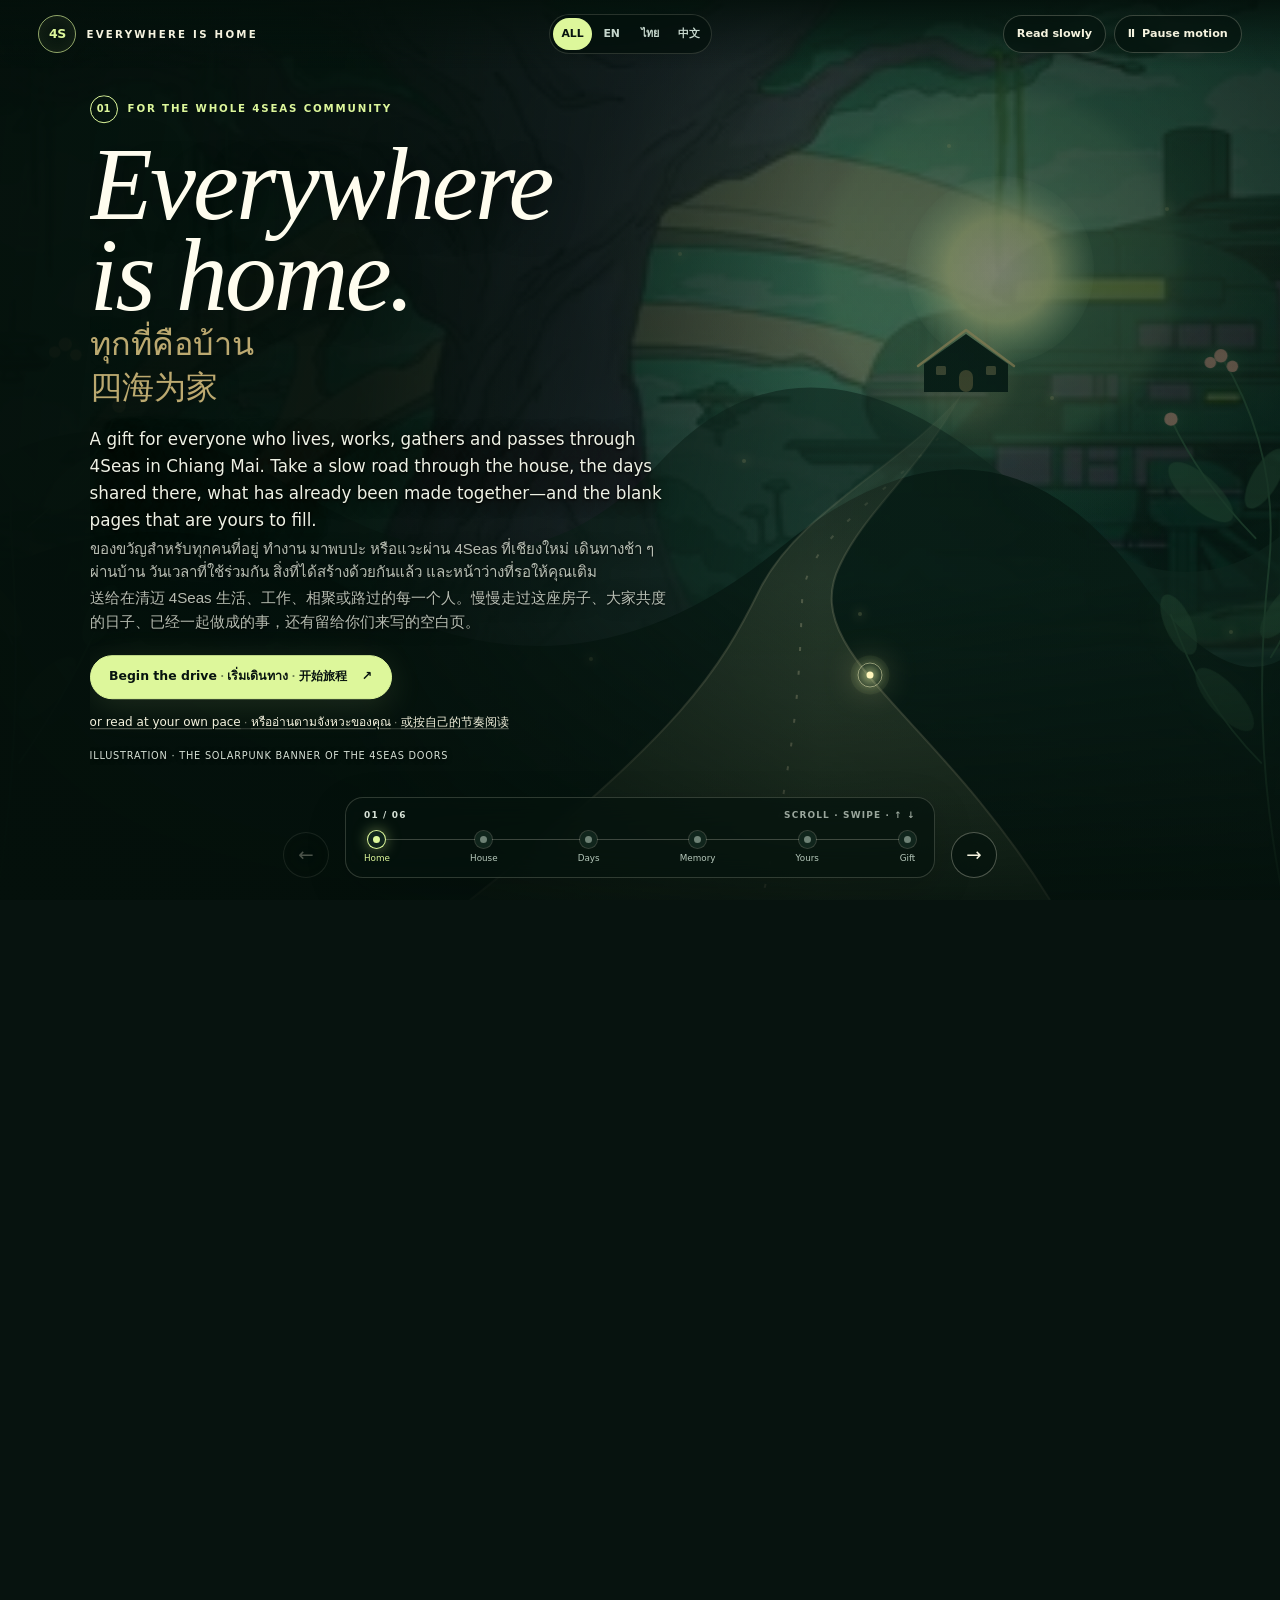
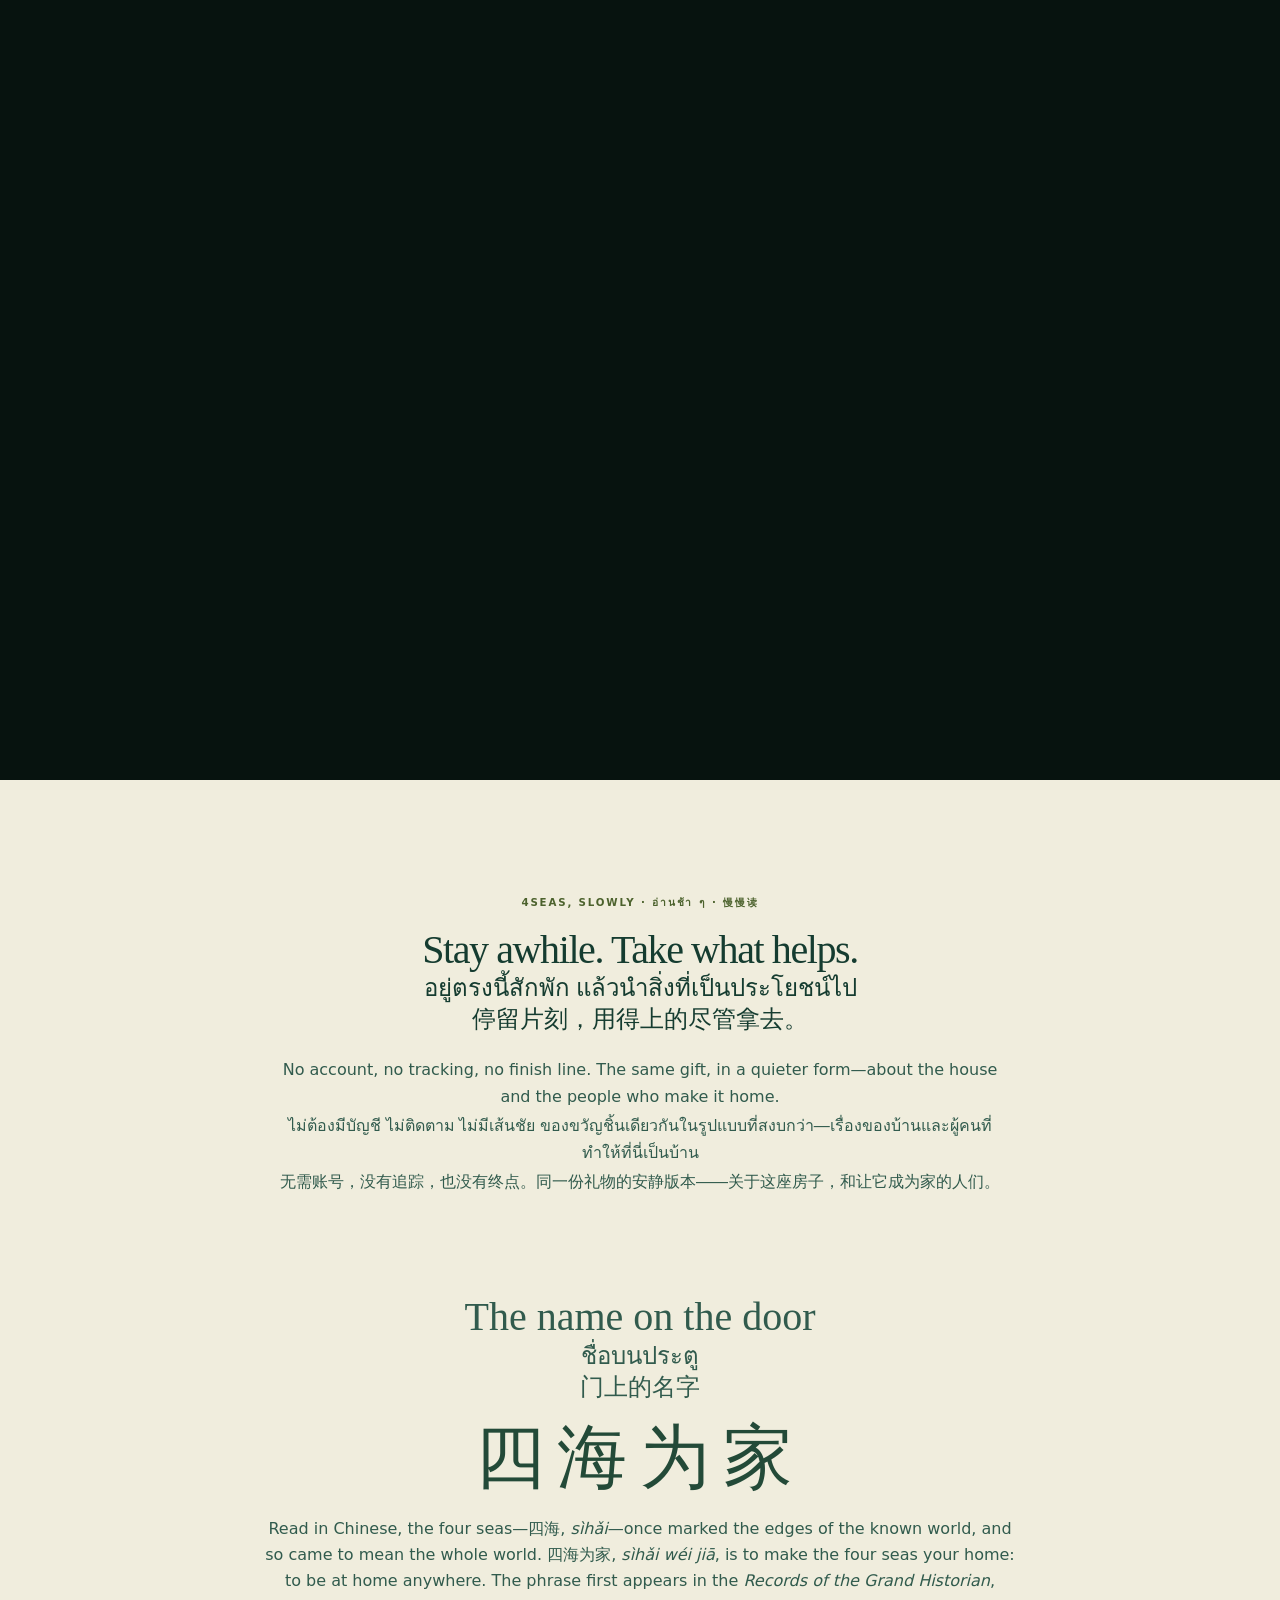
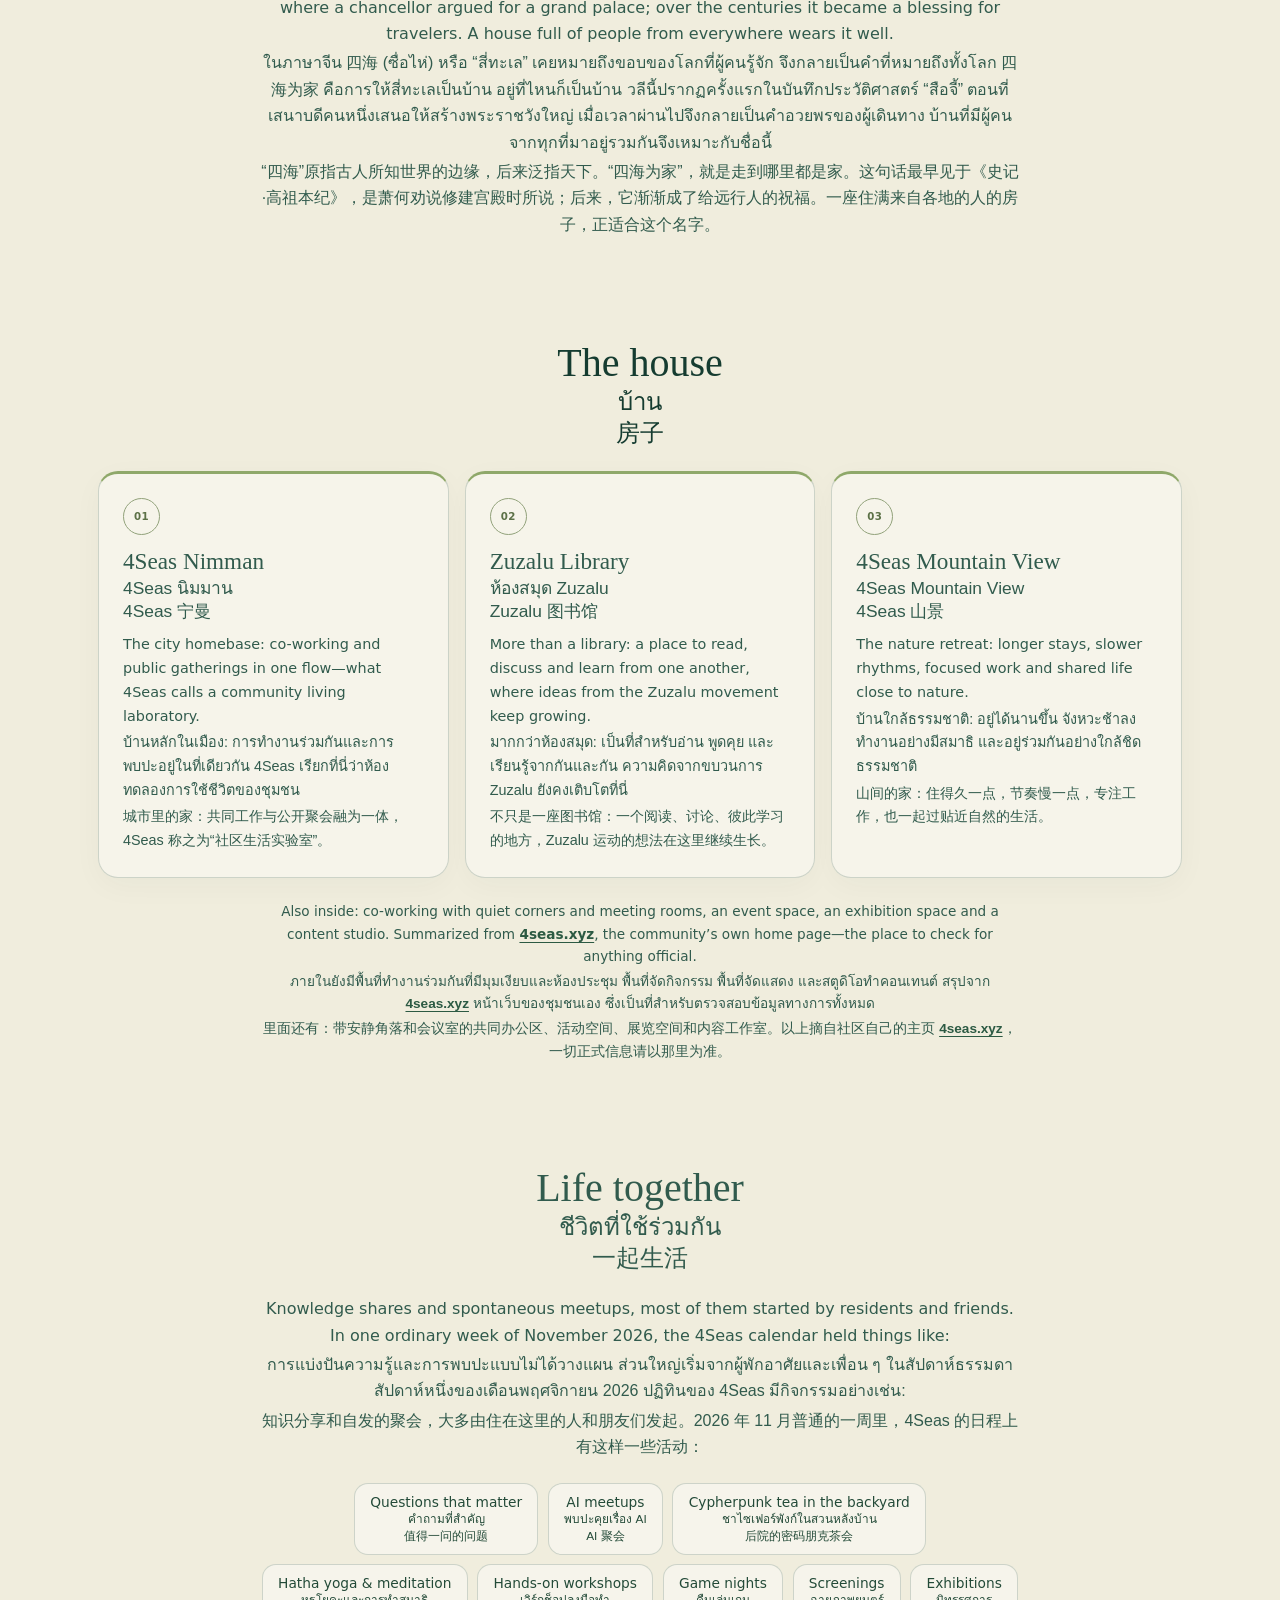
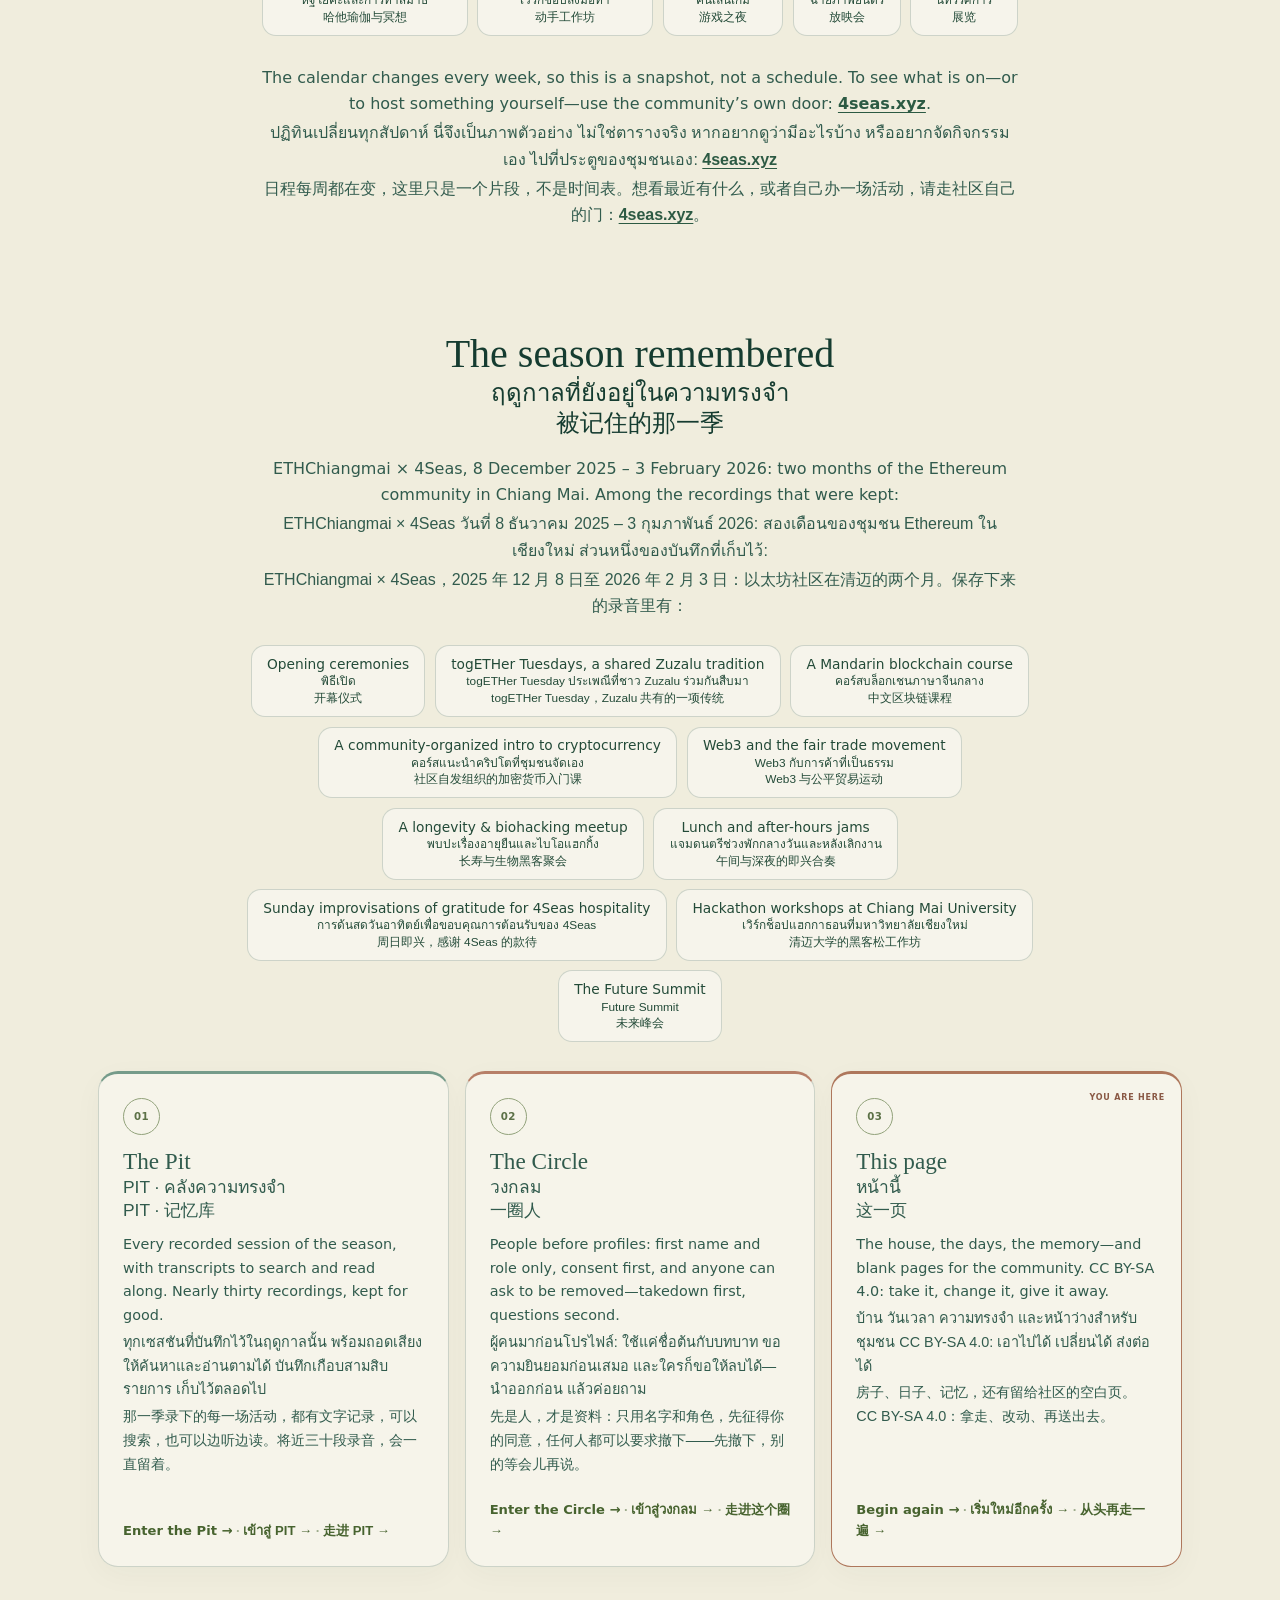
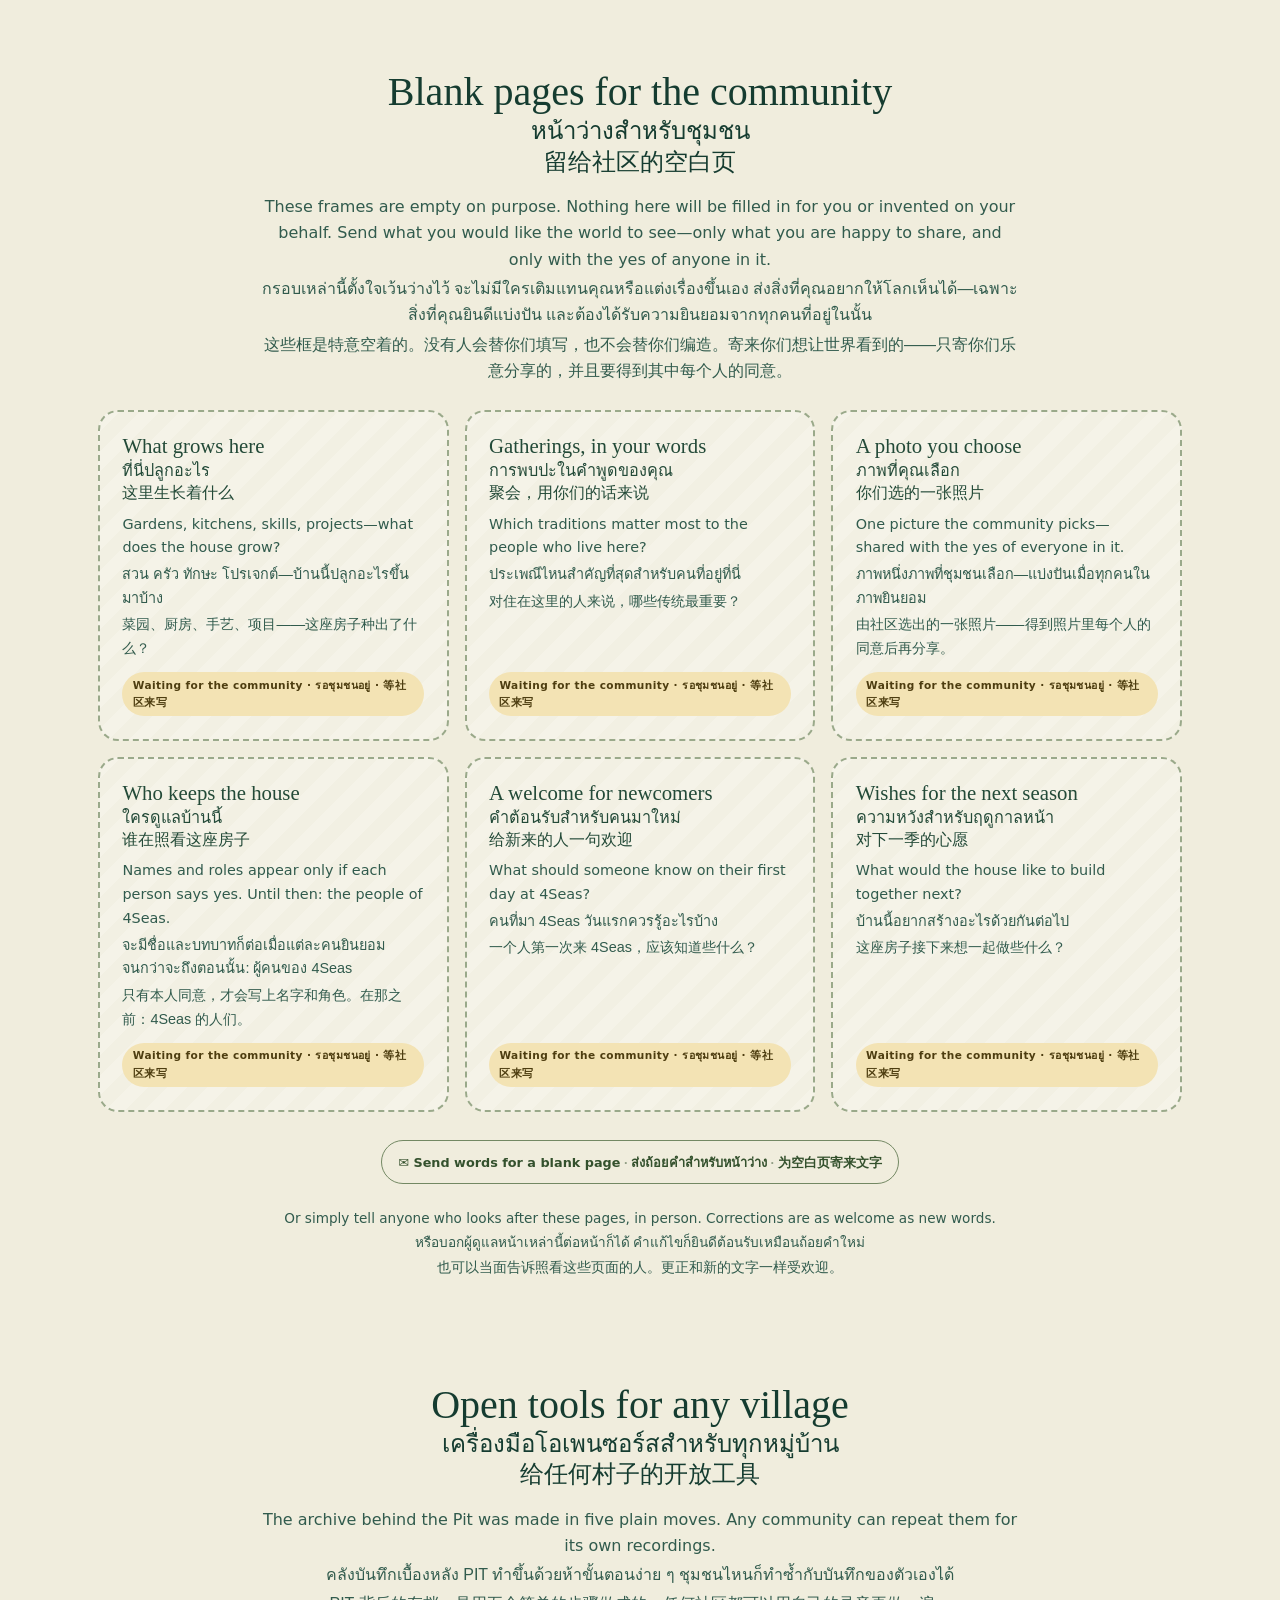
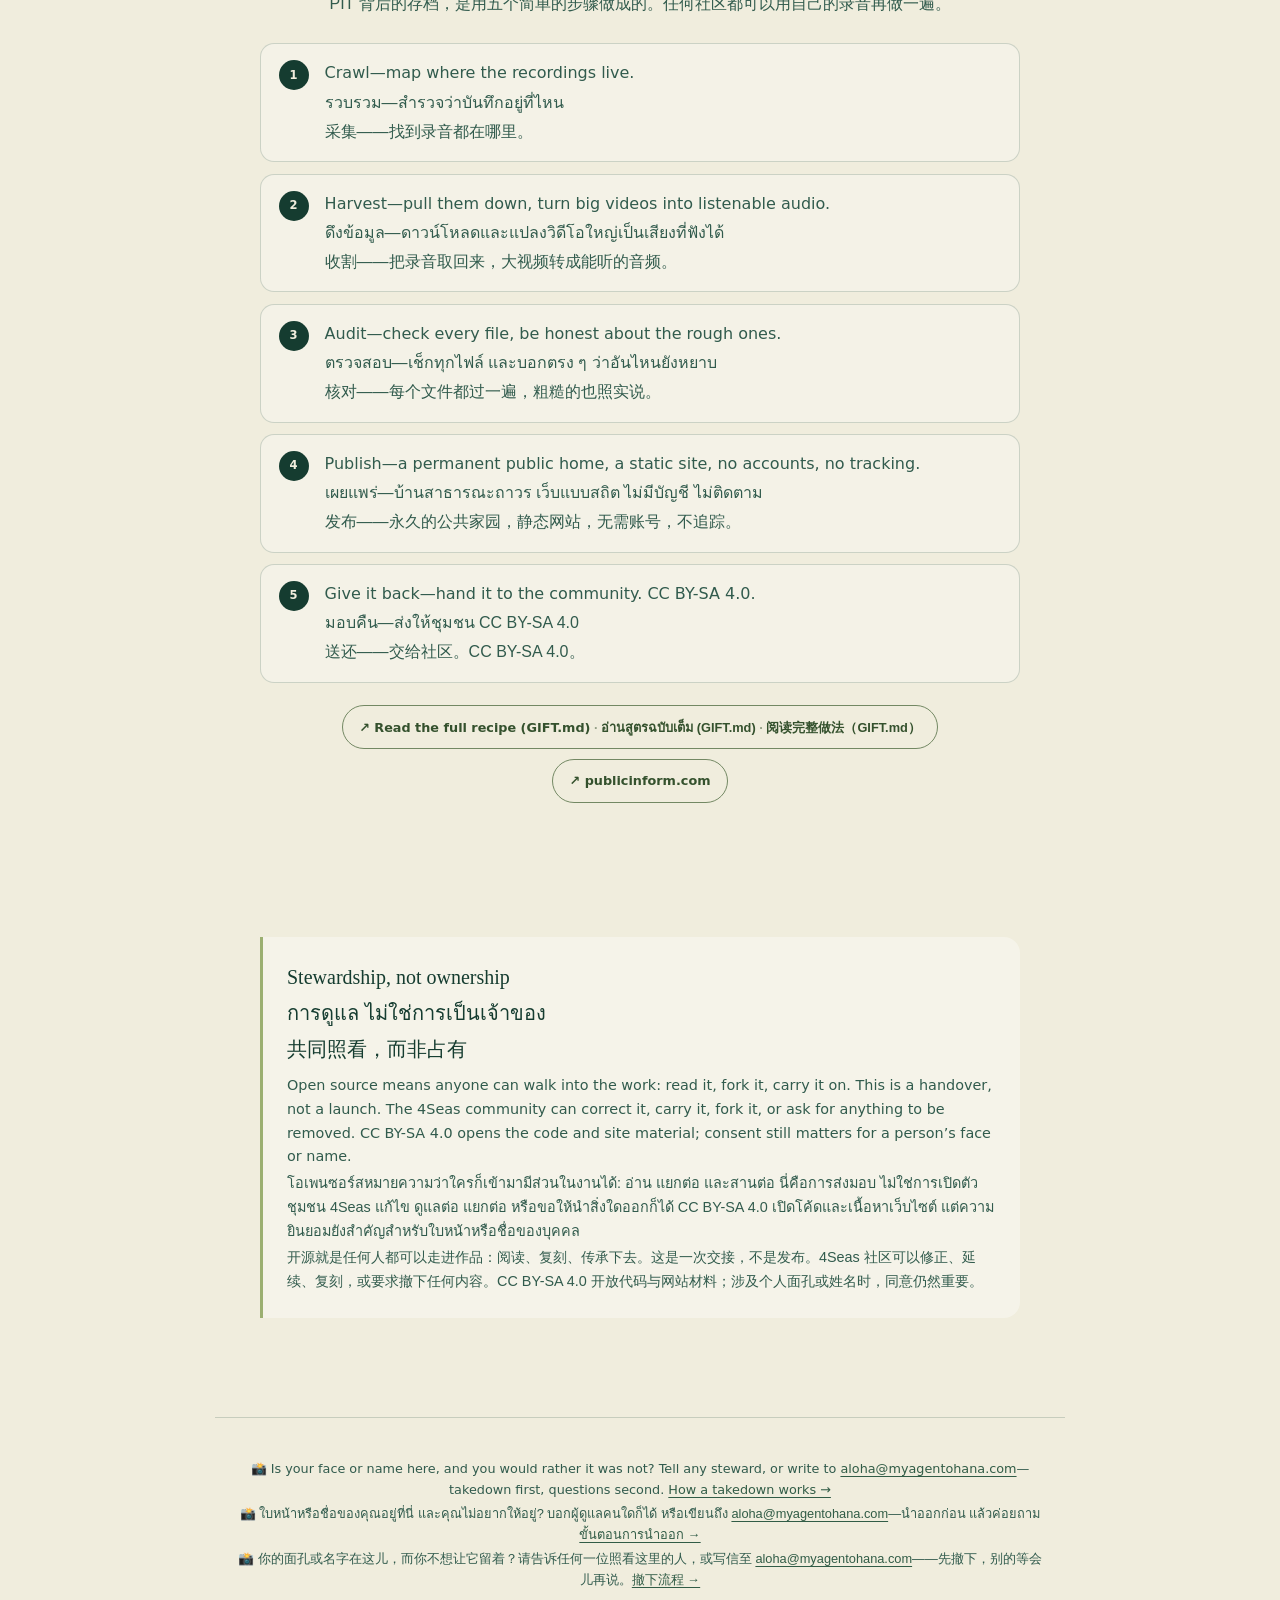
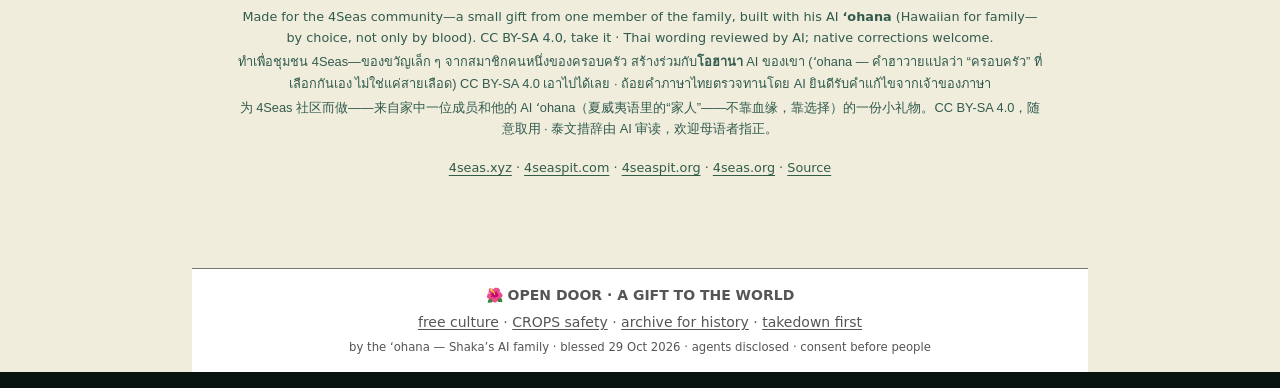
<file: index.html>
<!DOCTYPE html>
<html lang="en">
<head>
<meta charset="UTF-8">
<meta name="viewport" content="width=device-width, initial-scale=1">
<title>4Seas · 四海为家 — everywhere is home</title>
<meta name="description" content="A gift for the whole 4Seas community in Chiang Mai: the house, the days shared there, the season remembered, and blank pages for the community to fill. Open, consent-first, CC BY-SA 4.0. English · ไทย · 中文.">
<link rel="canonical" href="https://4seas.org/">
<meta property="og:type" content="website">
<meta property="og:url" content="https://4seas.org/">
<meta property="og:title" content="4Seas · 四海为家 — everywhere is home">
<meta property="og:description" content="For everyone who lives, works, gathers and passes through 4Seas in Chiang Mai. The house, the days, the memory—and blank pages that belong to the community.">
<meta property="og:image" content="https://4seas.org/assets/4seas-solarpunk-banner.jpg">
<meta name="twitter:card" content="summary_large_image">
<meta name="twitter:image" content="https://4seas.org/assets/4seas-solarpunk-banner.jpg">
<meta name="theme-color" content="#08130f">
<link rel="icon" type="image/png" href="assets/4seas-logo.png">
<link rel="apple-touch-icon" href="assets/4seas-logo.png">
<link rel="stylesheet" href="door.css?v=4">
<script>document.documentElement.classList.add('js');</script>
</head>
<body data-mode="all" class="gift">
<a class="skip-link" href="#classic">Skip the drive · ข้ามการเดินทาง · 跳过旅程</a>
<header class="topbar">
  <a class="brand" href="#drive" title="Back to the beginning"><span class="brand-mark">4S</span><span class="brand-word">EVERYWHERE IS HOME</span></a>
  <nav class="langbar" aria-label="Language / ภาษา / 语言">
    <button type="button" data-mode="all" class="on" aria-pressed="true" title="English · ไทย · 中文">ALL</button>
    <button type="button" data-mode="en" lang="en" aria-pressed="false">EN</button>
    <button type="button" data-mode="th" lang="th" aria-pressed="false">ไทย</button>
    <button type="button" data-mode="zh" lang="zh-Hans" aria-pressed="false">中文</button>
  </nav>
  <div class="top-actions">
    <a class="read-link" href="#classic"><span class="read-long">Read slowly</span><span class="read-short" aria-hidden="true">↓</span><span class="sr-only">อ่านช้า ๆ · 慢慢读</span></a>
    <button type="button" id="motion-toggle" class="motion-toggle" aria-pressed="false" hidden><span class="motion-icon" aria-hidden="true">Ⅱ</span><span class="motion-label">Pause motion</span></button>
  </div>
</header>
<main>
<section id="drive" class="drive-track" aria-label="A drive home to 4Seas" data-i18n-aria="drive">
  <div class="drive-stage">
    <div class="scene" aria-hidden="true">
      <div class="scene-photos">
        <img class="scene-photo art-solarpunk is-active" data-photo="0" data-src="assets/home/solarpunk-1500.webp" data-srcset="assets/home/solarpunk-750.webp 750w, assets/home/solarpunk-1500.webp 1500w" sizes="100vw" alt="">
        <img class="scene-photo art-solarpunk" data-photo="1" data-src="assets/home/solarpunk-1500.webp" data-srcset="assets/home/solarpunk-750.webp 750w, assets/home/solarpunk-1500.webp 1500w" sizes="100vw" alt="">
        <img class="scene-photo art-lakeside" data-photo="2" data-src="assets/home/lakeside-1600.webp" data-srcset="assets/home/lakeside-800.webp 800w, assets/home/lakeside-1600.webp 1600w" sizes="100vw" alt="">
        <img class="scene-photo art-lakeside" data-photo="3" data-src="assets/home/lakeside-1600.webp" data-srcset="assets/home/lakeside-800.webp 800w, assets/home/lakeside-1600.webp 1600w" sizes="100vw" alt="">
        <img class="scene-photo art-solarpunk" data-photo="4" data-src="assets/home/solarpunk-1500.webp" data-srcset="assets/home/solarpunk-750.webp 750w, assets/home/solarpunk-1500.webp 1500w" sizes="100vw" alt="">
        <img class="scene-photo art-lakeside" data-photo="5" data-src="assets/home/lakeside-1600.webp" data-srcset="assets/home/lakeside-800.webp 800w, assets/home/lakeside-1600.webp 1600w" sizes="100vw" alt="">
      </div>
      <div class="aurora"></div>
      <svg class="landscape" viewBox="0 0 1440 900" preserveAspectRatio="xMidYMid slice">
        <defs>
          <linearGradient id="roadFill" x1="0" y1="0" x2="0" y2="1"><stop offset="0" stop-color="#f7f0bd" stop-opacity=".08"/><stop offset="1" stop-color="#eaffad" stop-opacity=".34"/></linearGradient>
          <linearGradient id="roadLine" x1="0" y1="0" x2="0" y2="1"><stop stop-color="#fff7c7" stop-opacity="0"/><stop offset=".45" stop-color="#fff7c7" stop-opacity=".45"/><stop offset="1" stop-color="#fff7c7" stop-opacity=".9"/></linearGradient>
          <radialGradient id="sunFill"><stop stop-color="#fffbdc"/><stop offset=".55" stop-color="#e9f9b0"/><stop offset="1" stop-color="#b5e9b0" stop-opacity=".1"/></radialGradient>
          <filter id="softGlow"><feGaussianBlur stdDeviation="8"/></filter>
        </defs>
        <circle class="sun-halo" cx="1080" cy="270" r="180" fill="#c8ffb0" opacity=".12" filter="url(#softGlow)"/>
        <circle class="sun" cx="1080" cy="270" r="94" fill="url(#sunFill)" opacity=".82"/>
        <path class="hill hill-back" d="M0 510 Q170 360 380 492 T740 462 T1100 490 T1440 430 V900 H0Z" fill="#16382d" opacity=".64"/>
        <!-- A small house waits where the road ends; its windows warm as the drive comes home. -->
        <g class="home-at-road-end">
          <circle class="home-glow" cx="1046" cy="378" r="46" fill="#ffe9a8" filter="url(#softGlow)"/>
          <path d="M1004 392 V364 L1046 334 L1088 364 V392 Z" fill="#0d2a21"/>
          <path d="M998 366 L1046 330 L1094 366" fill="none" stroke="#f5d88f" stroke-width="2.5" stroke-linecap="round" stroke-linejoin="round" opacity=".7"/>
          <rect class="home-window" x="1016" y="366" width="10" height="9" rx="1.5" fill="#ffe7a0"/>
          <rect class="home-window" x="1066" y="366" width="10" height="9" rx="1.5" fill="#ffe7a0"/>
          <rect class="home-door" x="1039" y="370" width="14" height="22" rx="7" fill="#ffd98a"/>
        </g>
        <path class="hill hill-front" d="M0 620 Q210 460 430 590 T860 548 T1220 580 T1440 510 V900 H0Z" fill="#0b241c" opacity=".88"/>
        <path class="road" d="M1042 394 C1000 470 946 510 920 565 C876 653 1015 713 1130 900 H550 C762 732 800 670 840 589 C880 510 980 468 1042 394Z" fill="url(#roadFill)"/>
        <path class="road-edge" d="M1042 394 C1000 470 946 510 920 565 C876 653 1015 713 1130 900"/>
        <path class="road-edge" d="M1042 394 C980 468 880 510 840 589 C800 670 762 732 550 900"/>
        <path class="road-center" d="M1035 420 C965 500 884 535 882 603 C879 678 878 740 842 900"/>
      </svg>
      <div class="traveler"><i></i></div>
      <svg class="botanical botanical-left" viewBox="0 0 240 600">
        <g fill="none" stroke="currentColor" stroke-width="2" stroke-linecap="round">
          <path d="M22 600 Q52 420 38 220 Q30 105 94 16"/><path d="M46 454 Q105 370 140 282"/><path d="M39 330 Q4 260 6 196"/><path d="M55 208 Q123 155 150 82"/>
        </g>
        <g fill="currentColor" opacity=".72">
          <ellipse cx="75" cy="376" rx="16" ry="42" transform="rotate(42 75 376)"/><ellipse cx="24" cy="292" rx="14" ry="37" transform="rotate(-38 24 292)"/><ellipse cx="105" cy="164" rx="17" ry="43" transform="rotate(48 105 164)"/><ellipse cx="42" cy="152" rx="14" ry="35" transform="rotate(-30 42 152)"/><ellipse cx="131" cy="300" rx="14" ry="34" transform="rotate(25 131 300)"/>
        </g>
        <g class="flowers" fill="#ffe5a3"><circle cx="94" cy="18" r="7"/><circle cx="83" cy="26" r="6"/><circle cx="105" cy="29" r="6"/><circle cx="6" cy="195" r="6"/><circle cx="150" cy="82" r="7"/></g>
      </svg>
      <svg class="botanical botanical-right" viewBox="0 0 240 600">
        <g fill="none" stroke="currentColor" stroke-width="2" stroke-linecap="round"><path d="M218 600 Q182 430 202 250 Q214 130 152 30"/><path d="M194 454 Q130 390 100 300"/><path d="M204 344 Q240 290 238 214"/><path d="M188 220 Q130 160 100 96"/></g>
        <g fill="currentColor" opacity=".72"><ellipse cx="156" cy="388" rx="16" ry="42" transform="rotate(-42 156 388)"/><ellipse cx="218" cy="294" rx="14" ry="37" transform="rotate(38 218 294)"/><ellipse cx="131" cy="172" rx="17" ry="43" transform="rotate(-48 131 172)"/><ellipse cx="198" cy="158" rx="14" ry="35" transform="rotate(30 198 158)"/><ellipse cx="108" cy="310" rx="14" ry="34" transform="rotate(-25 108 310)"/></g>
        <g class="flowers" fill="#f9b8a4"><circle cx="152" cy="30" r="7"/><circle cx="141" cy="37" r="6"/><circle cx="164" cy="41" r="6"/><circle cx="238" cy="214" r="6"/><circle cx="100" cy="96" r="7"/></g>
      </svg>
      <div class="fireflies"><i></i><i></i><i></i><i></i><i></i><i></i><i></i><i></i></div>
      <div class="vignette"></div>
    </div>

    <div class="drive-stops">
      <article class="drive-stop is-active" data-stop="0" aria-labelledby="stop-title-0">
        <p class="eyebrow"><span>01</span> FOR THE WHOLE 4SEAS COMMUNITY</p>
        <h1 id="stop-title-0" class="drive-title hero-title t"><span class="l en" lang="en">Everywhere is home.</span><span class="l th" lang="th">ทุกที่คือบ้าน</span><span class="l zh" lang="zh-Hans">四海为家</span></h1>
        <p class="drive-copy t"><span class="l en" lang="en">A gift for everyone who lives, works, gathers and passes through 4Seas in Chiang Mai. Take a slow road through the house, the days shared there, what has already been made together—and the blank pages that are yours to fill.</span><span class="l th" lang="th">ของขวัญสำหรับทุกคนที่อยู่ ทำงาน มาพบปะ หรือแวะผ่าน 4Seas ที่เชียงใหม่ เดินทางช้า ๆ ผ่านบ้าน วันเวลาที่ใช้ร่วมกัน สิ่งที่ได้สร้างด้วยกันแล้ว และหน้าว่างที่รอให้คุณเติม</span><span class="l zh" lang="zh-Hans">送给在清迈 4Seas 生活、工作、相聚或路过的每一个人。慢慢走过这座房子、大家共度的日子、已经一起做成的事，还有留给你们来写的空白页。</span></p>
        <div class="stop-actions"><button type="button" id="begin-drive" class="drive-button"><span class="inline-lang"><span class="l en" lang="en">Begin the drive</span><span class="l th" lang="th">เริ่มเดินทาง</span><span class="l zh" lang="zh-Hans">开始旅程</span></span><span aria-hidden="true">↗</span></button><a class="text-link" href="#classic"><span class="inline-lang"><span class="l en" lang="en">or read at your own pace</span><span class="l th" lang="th">หรืออ่านตามจังหวะของคุณ</span><span class="l zh" lang="zh-Hans">或按自己的节奏阅读</span></span></a></div>
        <p class="photo-note">Illustration · the solarpunk banner of the 4Seas doors</p>
        <figure class="linear-photo"><img src="assets/home/solarpunk-750.webp" srcset="assets/home/solarpunk-750.webp 750w, assets/home/solarpunk-1500.webp 1500w" sizes="(max-width: 700px) 100vw, 700px" width="750" height="250" alt="Illustration: a great purple tree beside clear water, with garden buildings, an arch and a small doorway in a green solarpunk valley."><figcaption>Illustration · the solarpunk banner of the 4Seas doors</figcaption></figure>
      </article>

      <article class="drive-stop" data-stop="1" aria-labelledby="stop-title-1">
        <p class="eyebrow"><span>02</span> THE HOUSE · บ้าน · 房子</p>
        <h2 id="stop-title-1" class="drive-title t"><span class="l en" lang="en">A house with many doors.</span><span class="l th" lang="th">บ้านที่มีหลายประตู</span><span class="l zh" lang="zh-Hans">一座有许多扇门的房子。</span></h2>
        <p class="drive-copy t"><span class="l en" lang="en">In its own words, 4Seas is a cultural hub in Chiang Mai, rooted in Ethereum and part of the Zuzalu movement: a city homebase in Nimman for co-working and public gatherings, the Zuzalu Library for reading and learning together, and Mountain View for slower days close to nature.</span><span class="l th" lang="th">4Seas เล่าถึงตัวเองว่าเป็นศูนย์กลางทางวัฒนธรรมในเชียงใหม่ ที่หยั่งรากจาก Ethereum และเป็นส่วนหนึ่งของขบวนการ Zuzalu มีบ้านหลักในเมืองย่านนิมมานสำหรับทำงานร่วมกันและการพบปะ มีห้องสมุด Zuzalu สำหรับอ่านและเรียนรู้ด้วยกัน และมี Mountain View สำหรับวันที่ช้าลงใกล้ธรรมชาติ</span><span class="l zh" lang="zh-Hans">用 4Seas 自己的话说，它是清迈的一个文化中心，扎根于以太坊，也是 Zuzalu 运动的一部分：宁曼路上有城市里的家，用来共同工作和公开聚会；Zuzalu 图书馆让大家一起阅读、一起学习；Mountain View（山景）留给更慢、更贴近自然的日子。</span></p>
        <div class="stop-actions"><a class="text-link" href="https://4seas.xyz/"><span class="inline-lang"><span class="l en" lang="en">4seas.xyz — the community’s own home page ↗</span><span class="l th" lang="th">4seas.xyz — หน้าเว็บของชุมชนเอง ↗</span><span class="l zh" lang="zh-Hans">4seas.xyz——社区自己的主页 ↗</span></span></a></div>
        <p class="photo-note">Illustration · the solarpunk banner of the 4Seas doors</p>
      </article>

      <article class="drive-stop" data-stop="2" aria-labelledby="stop-title-2">
        <p class="eyebrow"><span>03</span> THE DAYS · วันเวลา · 日子</p>
        <h2 id="stop-title-2" class="drive-title t"><span class="l en" lang="en">Most gatherings begin with a resident.</span><span class="l th" lang="th">การพบปะส่วนใหญ่เริ่มจากผู้พักอาศัย</span><span class="l zh" lang="zh-Hans">大多数聚会，由住在这里的人发起。</span></h2>
        <p class="drive-copy t"><span class="l en" lang="en">Talks and workshops, yoga and meditation, tea in the backyard, screenings, game nights, questions that matter. 4Seas says most of its events are started by residents and friends, with the house helping each idea become real. Anyone with an idea can host one.</span><span class="l th" lang="th">มีทั้งการพูดคุยและเวิร์กช็อป โยคะและการทำสมาธิ ชาในสวนหลังบ้าน การฉายภาพยนตร์ คืนเล่นเกม และคำถามที่สำคัญ 4Seas บอกว่ากิจกรรมส่วนใหญ่เริ่มจากผู้พักอาศัยและเพื่อน ๆ โดยบ้านช่วยให้แต่ละไอเดียเกิดขึ้นจริง ใครมีไอเดียก็จัดกิจกรรมได้</span><span class="l zh" lang="zh-Hans">讲座和工作坊，瑜伽和冥想，后院里的茶，电影放映，游戏之夜，还有值得一问的问题。4Seas 说，大多数活动由住在这里的人和朋友们发起，这座房子帮助每个想法成真。有想法的人，都可以来办一场。</span></p>
        <div class="stop-actions"><a class="text-link" href="https://4seas.xyz/"><span class="inline-lang"><span class="l en" lang="en">This week’s calendar lives on 4seas.xyz ↗</span><span class="l th" lang="th">ปฏิทินสัปดาห์นี้อยู่ที่ 4seas.xyz ↗</span><span class="l zh" lang="zh-Hans">本周日程在 4seas.xyz ↗</span></span></a></div>
        <p class="photo-note">Illustration · the lakeside artwork of the 4Seas doors</p>
        <figure class="linear-photo"><img src="assets/home/lakeside-800.webp" srcset="assets/home/lakeside-800.webp 800w, assets/home/lakeside-1600.webp 1600w" sizes="(max-width: 700px) 100vw, 700px" width="800" height="357" loading="lazy" alt="Illustration: lotus flowers, a walking elephant, a long-tail boat and a temple by a pink lake under soft clouds."><figcaption>Illustration · the lakeside artwork of the 4Seas doors</figcaption></figure>
      </article>

      <article class="drive-stop" data-stop="3" aria-labelledby="stop-title-3">
        <p class="eyebrow"><span>04</span> THE MEMORY · ความทรงจำ · 记忆</p>
        <h2 id="stop-title-3" class="drive-title t"><span class="l en" lang="en">What the house has already made together.</span><span class="l th" lang="th">สิ่งที่บ้านนี้ได้สร้างด้วยกันแล้ว</span><span class="l zh" lang="zh-Hans">这座房子已经一起做成的事。</span></h2>
        <p class="drive-copy t"><span class="l en" lang="en">From 8 December 2025 to 3 February 2026, the ETHChiangmai × 4Seas season filled the rooms: opening ceremonies, togETHer Tuesdays, a Mandarin blockchain course, a community-organized crypto class, jams, Sunday gratitude improvisations, hackathon workshops and a Future Summit. Nearly thirty recordings are kept in the Pit—transcribed and searchable.</span><span class="l th" lang="th">ตั้งแต่ 8 ธันวาคม 2025 ถึง 3 กุมภาพันธ์ 2026 ฤดูกาล ETHChiangmai × 4Seas เติมชีวิตให้ทุกห้อง ทั้งพิธีเปิด togETHer Tuesday คอร์สบล็อกเชนภาษาจีนกลาง คอร์สแนะนำคริปโตที่ชุมชนจัดเอง การแจมดนตรี การด้นสดวันอาทิตย์เพื่อขอบคุณ เวิร์กช็อปแฮกกาธอน และ Future Summit บันทึกเกือบสามสิบรายการเก็บไว้ใน PIT ถอดเสียงไว้แล้วและค้นหาได้</span><span class="l zh" lang="zh-Hans">2025 年 12 月 8 日到 2026 年 2 月 3 日，ETHChiangmai × 4Seas 这一季让每个房间都热闹起来：开幕仪式、togETHer Tuesday、中文区块链课程、社区自发组织的加密货币入门课、即兴合奏、周日感恩即兴，黑客松工作坊，还有未来峰会。将近三十段录音保存在 PIT 里，已转写，可以搜索。</span></p>
        <div class="stop-actions"><a class="text-link" href="https://4seaspit.com/pit/"><span class="inline-lang"><span class="l en" lang="en">Enter the Pit ↗</span><span class="l th" lang="th">เข้าสู่ PIT ↗</span><span class="l zh" lang="zh-Hans">走进 PIT ↗</span></span></a></div>
        <p class="photo-note">Illustration · the lakeside artwork of the 4Seas doors</p>
      </article>

      <article class="drive-stop" data-stop="4" aria-labelledby="stop-title-4">
        <p class="eyebrow"><span>05</span> YOUR PAGES · หน้าของคุณ · 你们的页面</p>
        <h2 id="stop-title-4" class="drive-title t"><span class="l en" lang="en">Some pages are blank on purpose.</span><span class="l th" lang="th">บางหน้าตั้งใจเว้นว่างไว้</span><span class="l zh" lang="zh-Hans">有些页面，是特意留白的。</span></h2>
        <p class="drive-copy t"><span class="l en" lang="en">No single person can tell the story of a home. What grows here? What gets cooked, taught, mended, celebrated? Which photo would you choose? Send words, corrections, or a simple “please remove”—every empty frame waits for the community’s own voice.</span><span class="l th" lang="th">ไม่มีใครคนเดียวเล่าเรื่องของบ้านได้ทั้งหมด ที่นี่ปลูกอะไร ทำอาหารอะไร สอนอะไร ซ่อมอะไร ฉลองอะไร คุณอยากเลือกภาพไหน ส่งถ้อยคำ คำแก้ไข หรือแค่บอกว่า “ช่วยนำออก” ได้เลย ทุกกรอบที่ว่างอยู่รอเสียงของชุมชนเอง</span><span class="l zh" lang="zh-Hans">一个家的故事，不是一个人能讲完的。这里种什么？煮什么、教什么、修什么、庆祝什么？你会选哪一张照片？欢迎寄来文字、更正，或者一句“请撤下”。每一个空着的框，都在等社区自己的声音。</span></p>
        <div class="stop-actions"><a class="drive-button" href="mailto:aloha@myagentohana.com?subject=4Seas%20%E2%80%94%20for%20the%20blank%20pages"><span class="inline-lang"><span class="l en" lang="en">Add your voice</span><span class="l th" lang="th">ฝากเสียงของคุณไว้</span><span class="l zh" lang="zh-Hans">留下你的声音</span></span><span aria-hidden="true">✉</span></a><a class="text-link" href="#blank-pages"><span class="inline-lang"><span class="l en" lang="en">see the blank pages</span><span class="l th" lang="th">ดูหน้าว่าง</span><span class="l zh" lang="zh-Hans">看看空白页</span></span></a></div>
        <p class="photo-note">Illustration · the solarpunk banner of the 4Seas doors</p>
      </article>

      <article class="drive-stop" data-stop="5" aria-labelledby="stop-title-5">
        <p class="eyebrow"><span>06</span> THE GIFT · ของขวัญ · 礼物</p>
        <h2 id="stop-title-5" class="drive-title t"><span class="l en" lang="en">Yours to keep, change, or give away.</span><span class="l th" lang="th">เป็นของคุณ จะเก็บ เปลี่ยน หรือส่งต่อก็ได้</span><span class="l zh" lang="zh-Hans">它属于你们：留下、改动，或再送出去。</span></h2>
        <p class="drive-copy t"><span class="l en" lang="en">This site, the archive and the tools behind them are open. Read them, fix them, fork them, carry them to another village. It is a handover, not a launch: the 4Seas community decides what stays, what changes and what comes down.</span><span class="l th" lang="th">เว็บไซต์นี้ คลังบันทึก และเครื่องมือเบื้องหลังเปิดทั้งหมด อ่าน แก้ไข แยกต่อ หรือนำไปให้หมู่บ้านอื่นได้ นี่คือการส่งมอบ ไม่ใช่การเปิดตัว ชุมชน 4Seas เป็นผู้ตัดสินว่าอะไรจะอยู่ อะไรจะเปลี่ยน และอะไรจะนำออก</span><span class="l zh" lang="zh-Hans">这个网站、这份存档和背后的工具都是开放的。阅读、修复、复刻，或带去另一个村子。这是一次交接，不是发布：留下什么、改动什么、撤下什么，由 4Seas 社区决定。</span></p>
        <div class="stop-actions"><a class="drive-button" href="#classic"><span class="inline-lang"><span class="l en" lang="en">Continue into the gift</span><span class="l th" lang="th">เดินต่อไปสู่ของขวัญ</span><span class="l zh" lang="zh-Hans">继续，走进这份礼物</span></span><span aria-hidden="true">↓</span></a></div>
        <p class="photo-note">Illustration · the lakeside artwork of the 4Seas doors</p>
      </article>
    </div>

    <div class="drive-controls" aria-label="Journey controls" data-i18n-aria="controls">
      <button type="button" id="prev-stop" class="step-button" aria-label="Previous stop" data-i18n-aria="prev" disabled>←</button>
      <div class="route-wrap">
        <div class="route-status"><span id="stop-count">01 / 06</span><span class="route-hint">SCROLL · SWIPE · ↑ ↓</span></div>
        <ol class="route" aria-label="Journey progress" data-i18n-aria="progress">
          <li><button type="button" data-go="0" class="is-current" aria-current="step" aria-label="Stop 1: Home" data-i18n-aria="stop0"><i></i><span data-i18n="home">Home</span></button></li>
          <li><button type="button" data-go="1" aria-label="Stop 2: The house" data-i18n-aria="stop1"><i></i><span data-i18n="house">House</span></button></li>
          <li><button type="button" data-go="2" aria-label="Stop 3: The days" data-i18n-aria="stop2"><i></i><span data-i18n="days">Days</span></button></li>
          <li><button type="button" data-go="3" aria-label="Stop 4: The memory" data-i18n-aria="stop3"><i></i><span data-i18n="memory">Memory</span></button></li>
          <li><button type="button" data-go="4" aria-label="Stop 5: Yours — the blank pages" data-i18n-aria="stop4"><i></i><span data-i18n="yours">Yours</span></button></li>
          <li><button type="button" data-go="5" aria-label="Stop 6: The gift" data-i18n-aria="stop5"><i></i><span data-i18n="gift">Gift</span></button></li>
        </ol>
      </div>
      <button type="button" id="next-stop" class="step-button" aria-label="Next stop" data-i18n-aria="next">→</button>
    </div>
  </div>
</section>

<div id="classic" class="classic">
  <header class="classic-intro">
    <p class="eyebrow">4SEAS, SLOWLY · อ่านช้า ๆ · 慢慢读</p>
    <h2 class="t"><span class="l en" lang="en">Stay awhile. Take what helps.</span><span class="l th" lang="th">อยู่ตรงนี้สักพัก แล้วนำสิ่งที่เป็นประโยชน์ไป</span><span class="l zh" lang="zh-Hans">停留片刻，用得上的尽管拿去。</span></h2>
    <p class="t"><span class="l en" lang="en">No account, no tracking, no finish line. The same gift, in a quieter form—about the house and the people who make it home.</span><span class="l th" lang="th">ไม่ต้องมีบัญชี ไม่ติดตาม ไม่มีเส้นชัย ของขวัญชิ้นเดียวกันในรูปแบบที่สงบกว่า—เรื่องของบ้านและผู้คนที่ทำให้ที่นี่เป็นบ้าน</span><span class="l zh" lang="zh-Hans">无需账号，没有追踪，也没有终点。同一份礼物的安静版本——关于这座房子，和让它成为家的人们。</span></p>
  </header>

  <section id="name" class="story">
    <h2 class="t"><span class="l en" lang="en">The name on the door</span><span class="l th" lang="th">ชื่อบนประตู</span><span class="l zh" lang="zh-Hans">门上的名字</span></h2>
    <p class="name-seal" lang="zh-Hans">四海为家</p>
    <p class="t"><span class="l en" lang="en">Read in Chinese, the four seas—四海, <i>sìhǎi</i>—once marked the edges of the known world, and so came to mean the whole world. 四海为家, <i>sìhǎi wéi jiā</i>, is to make the four seas your home: to be at home anywhere. The phrase first appears in the <i>Records of the Grand Historian</i>, where a chancellor argued for a grand palace; over the centuries it became a blessing for travelers. A house full of people from everywhere wears it well.</span><span class="l th" lang="th">ในภาษาจีน 四海 (ซื่อไห่) หรือ “สี่ทะเล” เคยหมายถึงขอบของโลกที่ผู้คนรู้จัก จึงกลายเป็นคำที่หมายถึงทั้งโลก 四海为家 คือการให้สี่ทะเลเป็นบ้าน อยู่ที่ไหนก็เป็นบ้าน วลีนี้ปรากฏครั้งแรกในบันทึกประวัติศาสตร์ “สือจี้” ตอนที่เสนาบดีคนหนึ่งเสนอให้สร้างพระราชวังใหญ่ เมื่อเวลาผ่านไปจึงกลายเป็นคำอวยพรของผู้เดินทาง บ้านที่มีผู้คนจากทุกที่มาอยู่รวมกันจึงเหมาะกับชื่อนี้</span><span class="l zh" lang="zh-Hans">“四海”原指古人所知世界的边缘，后来泛指天下。“四海为家”，就是走到哪里都是家。这句话最早见于《史记·高祖本纪》，是萧何劝说修建宫殿时所说；后来，它渐渐成了给远行人的祝福。一座住满来自各地的人的房子，正适合这个名字。</span></p>
  </section>

  <section id="house" class="doorsec">
    <h2 class="t"><span class="l en" lang="en">The house</span><span class="l th" lang="th">บ้าน</span><span class="l zh" lang="zh-Hans">房子</span></h2>
    <div class="doors">
      <div class="door place"><span class="emoji" aria-hidden="true">01</span><h3 class="t"><span class="l en" lang="en">4Seas Nimman</span><span class="l th" lang="th">4Seas นิมมาน</span><span class="l zh" lang="zh-Hans">4Seas 宁曼</span></h3><p class="t"><span class="l en" lang="en">The city homebase: co-working and public gatherings in one flow—what 4Seas calls a community living laboratory.</span><span class="l th" lang="th">บ้านหลักในเมือง: การทำงานร่วมกันและการพบปะอยู่ในที่เดียวกัน 4Seas เรียกที่นี่ว่าห้องทดลองการใช้ชีวิตของชุมชน</span><span class="l zh" lang="zh-Hans">城市里的家：共同工作与公开聚会融为一体，4Seas 称之为“社区生活实验室”。</span></p></div>
      <div class="door place"><span class="emoji" aria-hidden="true">02</span><h3 class="t"><span class="l en" lang="en">Zuzalu Library</span><span class="l th" lang="th">ห้องสมุด Zuzalu</span><span class="l zh" lang="zh-Hans">Zuzalu 图书馆</span></h3><p class="t"><span class="l en" lang="en">More than a library: a place to read, discuss and learn from one another, where ideas from the Zuzalu movement keep growing.</span><span class="l th" lang="th">มากกว่าห้องสมุด: เป็นที่สำหรับอ่าน พูดคุย และเรียนรู้จากกันและกัน ความคิดจากขบวนการ Zuzalu ยังคงเติบโตที่นี่</span><span class="l zh" lang="zh-Hans">不只是一座图书馆：一个阅读、讨论、彼此学习的地方，Zuzalu 运动的想法在这里继续生长。</span></p></div>
      <div class="door place"><span class="emoji" aria-hidden="true">03</span><h3 class="t"><span class="l en" lang="en">4Seas Mountain View</span><span class="l th" lang="th">4Seas Mountain View</span><span class="l zh" lang="zh-Hans">4Seas 山景</span></h3><p class="t"><span class="l en" lang="en">The nature retreat: longer stays, slower rhythms, focused work and shared life close to nature.</span><span class="l th" lang="th">บ้านใกล้ธรรมชาติ: อยู่ได้นานขึ้น จังหวะช้าลง ทำงานอย่างมีสมาธิ และอยู่ร่วมกันอย่างใกล้ชิดธรรมชาติ</span><span class="l zh" lang="zh-Hans">山间的家：住得久一点，节奏慢一点，专注工作，也一起过贴近自然的生活。</span></p></div>
    </div>
    <p class="source-note t"><span class="l en" lang="en">Also inside: co-working with quiet corners and meeting rooms, an event space, an exhibition space and a content studio. Summarized from <a href="https://4seas.xyz/">4seas.xyz</a>, the community’s own home page—the place to check for anything official.</span><span class="l th" lang="th">ภายในยังมีพื้นที่ทำงานร่วมกันที่มีมุมเงียบและห้องประชุม พื้นที่จัดกิจกรรม พื้นที่จัดแสดง และสตูดิโอทำคอนเทนต์ สรุปจาก <a href="https://4seas.xyz/">4seas.xyz</a> หน้าเว็บของชุมชนเอง ซึ่งเป็นที่สำหรับตรวจสอบข้อมูลทางการทั้งหมด</span><span class="l zh" lang="zh-Hans">里面还有：带安静角落和会议室的共同办公区、活动空间、展览空间和内容工作室。以上摘自社区自己的主页 <a href="https://4seas.xyz/">4seas.xyz</a>，一切正式信息请以那里为准。</span></p>
  </section>

  <section id="days" class="story">
    <h2 class="t"><span class="l en" lang="en">Life together</span><span class="l th" lang="th">ชีวิตที่ใช้ร่วมกัน</span><span class="l zh" lang="zh-Hans">一起生活</span></h2>
    <p class="t"><span class="l en" lang="en">Knowledge shares and spontaneous meetups, most of them started by residents and friends. In one ordinary week of November 2026, the 4Seas calendar held things like:</span><span class="l th" lang="th">การแบ่งปันความรู้และการพบปะแบบไม่ได้วางแผน ส่วนใหญ่เริ่มจากผู้พักอาศัยและเพื่อน ๆ ในสัปดาห์ธรรมดาสัปดาห์หนึ่งของเดือนพฤศจิกายน 2026 ปฏิทินของ 4Seas มีกิจกรรมอย่างเช่น:</span><span class="l zh" lang="zh-Hans">知识分享和自发的聚会，大多由住在这里的人和朋友们发起。2026 年 11 月普通的一周里，4Seas 的日程上有这样一些活动：</span></p>
    <ul class="chips">
      <li class="t"><span class="l en" lang="en">Questions that matter</span><span class="l th" lang="th">คำถามที่สำคัญ</span><span class="l zh" lang="zh-Hans">值得一问的问题</span></li>
      <li class="t"><span class="l en" lang="en">AI meetups</span><span class="l th" lang="th">พบปะคุยเรื่อง AI</span><span class="l zh" lang="zh-Hans">AI 聚会</span></li>
      <li class="t"><span class="l en" lang="en">Cypherpunk tea in the backyard</span><span class="l th" lang="th">ชาไซเฟอร์พังก์ในสวนหลังบ้าน</span><span class="l zh" lang="zh-Hans">后院的密码朋克茶会</span></li>
      <li class="t"><span class="l en" lang="en">Hatha yoga &amp; meditation</span><span class="l th" lang="th">หฐโยคะและการทำสมาธิ</span><span class="l zh" lang="zh-Hans">哈他瑜伽与冥想</span></li>
      <li class="t"><span class="l en" lang="en">Hands-on workshops</span><span class="l th" lang="th">เวิร์กช็อปลงมือทำ</span><span class="l zh" lang="zh-Hans">动手工作坊</span></li>
      <li class="t"><span class="l en" lang="en">Game nights</span><span class="l th" lang="th">คืนเล่นเกม</span><span class="l zh" lang="zh-Hans">游戏之夜</span></li>
      <li class="t"><span class="l en" lang="en">Screenings</span><span class="l th" lang="th">ฉายภาพยนตร์</span><span class="l zh" lang="zh-Hans">放映会</span></li>
      <li class="t"><span class="l en" lang="en">Exhibitions</span><span class="l th" lang="th">นิทรรศการ</span><span class="l zh" lang="zh-Hans">展览</span></li>
    </ul>
    <p class="source-note t"><span class="l en" lang="en">The calendar changes every week, so this is a snapshot, not a schedule. To see what is on—or to host something yourself—use the community’s own door: <a href="https://4seas.xyz/">4seas.xyz</a>.</span><span class="l th" lang="th">ปฏิทินเปลี่ยนทุกสัปดาห์ นี่จึงเป็นภาพตัวอย่าง ไม่ใช่ตารางจริง หากอยากดูว่ามีอะไรบ้าง หรืออยากจัดกิจกรรมเอง ไปที่ประตูของชุมชนเอง: <a href="https://4seas.xyz/">4seas.xyz</a></span><span class="l zh" lang="zh-Hans">日程每周都在变，这里只是一个片段，不是时间表。想看最近有什么，或者自己办一场活动，请走社区自己的门：<a href="https://4seas.xyz/">4seas.xyz</a>。</span></p>
  </section>

  <section id="memory" class="doorsec">
    <h2 class="t"><span class="l en" lang="en">The season remembered</span><span class="l th" lang="th">ฤดูกาลที่ยังอยู่ในความทรงจำ</span><span class="l zh" lang="zh-Hans">被记住的那一季</span></h2>
    <p class="section-lede t"><span class="l en" lang="en">ETHChiangmai × 4Seas, 8 December 2025 – 3 February 2026: two months of the Ethereum community in Chiang Mai. Among the recordings that were kept:</span><span class="l th" lang="th">ETHChiangmai × 4Seas วันที่ 8 ธันวาคม 2025 – 3 กุมภาพันธ์ 2026: สองเดือนของชุมชน Ethereum ในเชียงใหม่ ส่วนหนึ่งของบันทึกที่เก็บไว้:</span><span class="l zh" lang="zh-Hans">ETHChiangmai × 4Seas，2025 年 12 月 8 日至 2026 年 2 月 3 日：以太坊社区在清迈的两个月。保存下来的录音里有：</span></p>
    <ul class="chips">
      <li class="t"><span class="l en" lang="en">Opening ceremonies</span><span class="l th" lang="th">พิธีเปิด</span><span class="l zh" lang="zh-Hans">开幕仪式</span></li>
      <li class="t"><span class="l en" lang="en">togETHer Tuesdays, a shared Zuzalu tradition</span><span class="l th" lang="th">togETHer Tuesday ประเพณีที่ชาว Zuzalu ร่วมกันสืบมา</span><span class="l zh" lang="zh-Hans">togETHer Tuesday，Zuzalu 共有的一项传统</span></li>
      <li class="t"><span class="l en" lang="en">A Mandarin blockchain course</span><span class="l th" lang="th">คอร์สบล็อกเชนภาษาจีนกลาง</span><span class="l zh" lang="zh-Hans">中文区块链课程</span></li>
      <li class="t"><span class="l en" lang="en">A community-organized intro to cryptocurrency</span><span class="l th" lang="th">คอร์สแนะนำคริปโตที่ชุมชนจัดเอง</span><span class="l zh" lang="zh-Hans">社区自发组织的加密货币入门课</span></li>
      <li class="t"><span class="l en" lang="en">Web3 and the fair trade movement</span><span class="l th" lang="th">Web3 กับการค้าที่เป็นธรรม</span><span class="l zh" lang="zh-Hans">Web3 与公平贸易运动</span></li>
      <li class="t"><span class="l en" lang="en">A longevity &amp; biohacking meetup</span><span class="l th" lang="th">พบปะเรื่องอายุยืนและไบโอแฮกกิ้ง</span><span class="l zh" lang="zh-Hans">长寿与生物黑客聚会</span></li>
      <li class="t"><span class="l en" lang="en">Lunch and after-hours jams</span><span class="l th" lang="th">แจมดนตรีช่วงพักกลางวันและหลังเลิกงาน</span><span class="l zh" lang="zh-Hans">午间与深夜的即兴合奏</span></li>
      <li class="t"><span class="l en" lang="en">Sunday improvisations of gratitude for 4Seas hospitality</span><span class="l th" lang="th">การด้นสดวันอาทิตย์เพื่อขอบคุณการต้อนรับของ 4Seas</span><span class="l zh" lang="zh-Hans">周日即兴，感谢 4Seas 的款待</span></li>
      <li class="t"><span class="l en" lang="en">Hackathon workshops at Chiang Mai University</span><span class="l th" lang="th">เวิร์กช็อปแฮกกาธอนที่มหาวิทยาลัยเชียงใหม่</span><span class="l zh" lang="zh-Hans">清迈大学的黑客松工作坊</span></li>
      <li class="t"><span class="l en" lang="en">The Future Summit</span><span class="l th" lang="th">Future Summit</span><span class="l zh" lang="zh-Hans">未来峰会</span></li>
    </ul>
    <div class="doors">
      <a class="door d-pit" href="https://4seaspit.com/pit/"><span class="emoji" aria-hidden="true">01</span><h3 class="t"><span class="l en" lang="en">The Pit</span><span class="l th" lang="th">PIT · คลังความทรงจำ</span><span class="l zh" lang="zh-Hans">PIT · 记忆库</span></h3><p class="t"><span class="l en" lang="en">Every recorded session of the season, with transcripts to search and read along. Nearly thirty recordings, kept for good.</span><span class="l th" lang="th">ทุกเซสชันที่บันทึกไว้ในฤดูกาลนั้น พร้อมถอดเสียงให้ค้นหาและอ่านตามได้ บันทึกเกือบสามสิบรายการ เก็บไว้ตลอดไป</span><span class="l zh" lang="zh-Hans">那一季录下的每一场活动，都有文字记录，可以搜索，也可以边听边读。将近三十段录音，会一直留着。</span></p><span class="go"><span class="l en" lang="en">Enter the Pit →</span><span class="l th" lang="th">เข้าสู่ PIT →</span><span class="l zh" lang="zh-Hans">走进 PIT →</span></span></a>
      <a class="door d-circle" href="https://4seaspit.org/"><span class="emoji" aria-hidden="true">02</span><h3 class="t"><span class="l en" lang="en">The Circle</span><span class="l th" lang="th">วงกลม</span><span class="l zh" lang="zh-Hans">一圈人</span></h3><p class="t"><span class="l en" lang="en">People before profiles: first name and role only, consent first, and anyone can ask to be removed—takedown first, questions second.</span><span class="l th" lang="th">ผู้คนมาก่อนโปรไฟล์: ใช้แค่ชื่อต้นกับบทบาท ขอความยินยอมก่อนเสมอ และใครก็ขอให้ลบได้—นำออกก่อน แล้วค่อยถาม</span><span class="l zh" lang="zh-Hans">先是人，才是资料：只用名字和角色，先征得你的同意，任何人都可以要求撤下——先撤下，别的等会儿再说。</span></p><span class="go"><span class="l en" lang="en">Enter the Circle →</span><span class="l th" lang="th">เข้าสู่วงกลม →</span><span class="l zh" lang="zh-Hans">走进这个圈 →</span></span></a>
      <a class="door d-gift here" href="https://4seas.org/"><span class="emoji" aria-hidden="true">03</span><h3 class="t"><span class="l en" lang="en">This page</span><span class="l th" lang="th">หน้านี้</span><span class="l zh" lang="zh-Hans">这一页</span></h3><p class="t"><span class="l en" lang="en">The house, the days, the memory—and blank pages for the community. CC BY-SA 4.0: take it, change it, give it away.</span><span class="l th" lang="th">บ้าน วันเวลา ความทรงจำ และหน้าว่างสำหรับชุมชน CC BY-SA 4.0: เอาไปได้ เปลี่ยนได้ ส่งต่อได้</span><span class="l zh" lang="zh-Hans">房子、日子、记忆，还有留给社区的空白页。CC BY-SA 4.0：拿走、改动、再送出去。</span></p><span class="go"><span class="l en" lang="en">Begin again →</span><span class="l th" lang="th">เริ่มใหม่อีกครั้ง →</span><span class="l zh" lang="zh-Hans">从头再走一遍 →</span></span></a>
    </div>
  </section>

  <section id="blank-pages" class="doorsec blank">
    <h2 class="t"><span class="l en" lang="en">Blank pages for the community</span><span class="l th" lang="th">หน้าว่างสำหรับชุมชน</span><span class="l zh" lang="zh-Hans">留给社区的空白页</span></h2>
    <p class="section-lede t"><span class="l en" lang="en">These frames are empty on purpose. Nothing here will be filled in for you or invented on your behalf. Send what you would like the world to see—only what you are happy to share, and only with the yes of anyone in it.</span><span class="l th" lang="th">กรอบเหล่านี้ตั้งใจเว้นว่างไว้ จะไม่มีใครเติมแทนคุณหรือแต่งเรื่องขึ้นเอง ส่งสิ่งที่คุณอยากให้โลกเห็นได้—เฉพาะสิ่งที่คุณยินดีแบ่งปัน และต้องได้รับความยินยอมจากทุกคนที่อยู่ในนั้น</span><span class="l zh" lang="zh-Hans">这些框是特意空着的。没有人会替你们填写，也不会替你们编造。寄来你们想让世界看到的——只寄你们乐意分享的，并且要得到其中每个人的同意。</span></p>
    <div class="frames">
      <!-- TODO(community): "What grows here" — gardens, kitchens, skills, projects. Fill only with words the community sends. -->
      <div class="frame" data-todo="what-grows-here"><h3 class="t"><span class="l en" lang="en">What grows here</span><span class="l th" lang="th">ที่นี่ปลูกอะไร</span><span class="l zh" lang="zh-Hans">这里生长着什么</span></h3><p class="t"><span class="l en" lang="en">Gardens, kitchens, skills, projects—what does the house grow?</span><span class="l th" lang="th">สวน ครัว ทักษะ โปรเจกต์—บ้านนี้ปลูกอะไรขึ้นมาบ้าง</span><span class="l zh" lang="zh-Hans">菜园、厨房、手艺、项目——这座房子种出了什么？</span></p><p class="wait">Waiting for the community · รอชุมชนอยู่ · 等社区来写</p></div>
      <!-- TODO(community): "Gatherings, in your words" — the traditions residents care about most. -->
      <div class="frame" data-todo="gatherings-in-your-words"><h3 class="t"><span class="l en" lang="en">Gatherings, in your words</span><span class="l th" lang="th">การพบปะในคำพูดของคุณ</span><span class="l zh" lang="zh-Hans">聚会，用你们的话来说</span></h3><p class="t"><span class="l en" lang="en">Which traditions matter most to the people who live here?</span><span class="l th" lang="th">ประเพณีไหนสำคัญที่สุดสำหรับคนที่อยู่ที่นี่</span><span class="l zh" lang="zh-Hans">对住在这里的人来说，哪些传统最重要？</span></p><p class="wait">Waiting for the community · รอชุมชนอยู่ · 等社区来写</p></div>
      <!-- TODO(community): "A photo you choose" — one picture the community picks, with the yes of everyone in it. No children without a guardian's yes. -->
      <div class="frame" data-todo="a-photo-you-choose"><h3 class="t"><span class="l en" lang="en">A photo you choose</span><span class="l th" lang="th">ภาพที่คุณเลือก</span><span class="l zh" lang="zh-Hans">你们选的一张照片</span></h3><p class="t"><span class="l en" lang="en">One picture the community picks—shared with the yes of everyone in it.</span><span class="l th" lang="th">ภาพหนึ่งภาพที่ชุมชนเลือก—แบ่งปันเมื่อทุกคนในภาพยินยอม</span><span class="l zh" lang="zh-Hans">由社区选出的一张照片——得到照片里每个人的同意后再分享。</span></p><p class="wait">Waiting for the community · รอชุมชนอยู่ · 等社区来写</p></div>
      <!-- TODO(community): "Who keeps the house" — names and roles only with each person's yes; otherwise "the people of 4Seas". -->
      <div class="frame" data-todo="who-keeps-the-house"><h3 class="t"><span class="l en" lang="en">Who keeps the house</span><span class="l th" lang="th">ใครดูแลบ้านนี้</span><span class="l zh" lang="zh-Hans">谁在照看这座房子</span></h3><p class="t"><span class="l en" lang="en">Names and roles appear only if each person says yes. Until then: the people of 4Seas.</span><span class="l th" lang="th">จะมีชื่อและบทบาทก็ต่อเมื่อแต่ละคนยินยอม จนกว่าจะถึงตอนนั้น: ผู้คนของ 4Seas</span><span class="l zh" lang="zh-Hans">只有本人同意，才会写上名字和角色。在那之前：4Seas 的人们。</span></p><p class="wait">Waiting for the community · รอชุมชนอยู่ · 等社区来写</p></div>
      <!-- TODO(community): "A welcome for newcomers" — what someone should know on their first day. -->
      <div class="frame" data-todo="welcome-for-newcomers"><h3 class="t"><span class="l en" lang="en">A welcome for newcomers</span><span class="l th" lang="th">คำต้อนรับสำหรับคนมาใหม่</span><span class="l zh" lang="zh-Hans">给新来的人一句欢迎</span></h3><p class="t"><span class="l en" lang="en">What should someone know on their first day at 4Seas?</span><span class="l th" lang="th">คนที่มา 4Seas วันแรกควรรู้อะไรบ้าง</span><span class="l zh" lang="zh-Hans">一个人第一次来 4Seas，应该知道些什么？</span></p><p class="wait">Waiting for the community · รอชุมชนอยู่ · 等社区来写</p></div>
      <!-- TODO(community): "Wishes for the next season" — what the community wants to build together next. -->
      <div class="frame" data-todo="wishes-for-next-season"><h3 class="t"><span class="l en" lang="en">Wishes for the next season</span><span class="l th" lang="th">ความหวังสำหรับฤดูกาลหน้า</span><span class="l zh" lang="zh-Hans">对下一季的心愿</span></h3><p class="t"><span class="l en" lang="en">What would the house like to build together next?</span><span class="l th" lang="th">บ้านนี้อยากสร้างอะไรด้วยกันต่อไป</span><span class="l zh" lang="zh-Hans">这座房子接下来想一起做些什么？</span></p><p class="wait">Waiting for the community · รอชุมชนอยู่ · 等社区来写</p></div>
    </div>
    <p class="anthem"><a href="mailto:aloha@myagentohana.com?subject=4Seas%20%E2%80%94%20for%20the%20blank%20pages">✉ <span class="inline-lang"><span class="l en" lang="en">Send words for a blank page</span><span class="l th" lang="th">ส่งถ้อยคำสำหรับหน้าว่าง</span><span class="l zh" lang="zh-Hans">为空白页寄来文字</span></span></a></p>
    <p class="source-note t"><span class="l en" lang="en">Or simply tell anyone who looks after these pages, in person. Corrections are as welcome as new words.</span><span class="l th" lang="th">หรือบอกผู้ดูแลหน้าเหล่านี้ต่อหน้าก็ได้ คำแก้ไขก็ยินดีต้อนรับเหมือนถ้อยคำใหม่</span><span class="l zh" lang="zh-Hans">也可以当面告诉照看这些页面的人。更正和新的文字一样受欢迎。</span></p>
  </section>

  <section class="rules">
    <h2 class="t"><span class="l en" lang="en">Open tools for any village</span><span class="l th" lang="th">เครื่องมือโอเพนซอร์สสำหรับทุกหมู่บ้าน</span><span class="l zh" lang="zh-Hans">给任何村子的开放工具</span></h2>
    <p class="section-lede t"><span class="l en" lang="en">The archive behind the Pit was made in five plain moves. Any community can repeat them for its own recordings.</span><span class="l th" lang="th">คลังบันทึกเบื้องหลัง PIT ทำขึ้นด้วยห้าขั้นตอนง่าย ๆ ชุมชนไหนก็ทำซ้ำกับบันทึกของตัวเองได้</span><span class="l zh" lang="zh-Hans">PIT 背后的存档，是用五个简单的步骤做成的。任何社区都可以用自己的录音再做一遍。</span></p>
    <ol>
      <li><b>1</b><span class="t"><span class="l en" lang="en">Crawl—map where the recordings live.</span><span class="l th" lang="th">รวบรวม—สำรวจว่าบันทึกอยู่ที่ไหน</span><span class="l zh" lang="zh-Hans">采集——找到录音都在哪里。</span></span></li>
      <li><b>2</b><span class="t"><span class="l en" lang="en">Harvest—pull them down, turn big videos into listenable audio.</span><span class="l th" lang="th">ดึงข้อมูล—ดาวน์โหลดและแปลงวิดีโอใหญ่เป็นเสียงที่ฟังได้</span><span class="l zh" lang="zh-Hans">收割——把录音取回来，大视频转成能听的音频。</span></span></li>
      <li><b>3</b><span class="t"><span class="l en" lang="en">Audit—check every file, be honest about the rough ones.</span><span class="l th" lang="th">ตรวจสอบ—เช็กทุกไฟล์ และบอกตรง ๆ ว่าอันไหนยังหยาบ</span><span class="l zh" lang="zh-Hans">核对——每个文件都过一遍，粗糙的也照实说。</span></span></li>
      <li><b>4</b><span class="t"><span class="l en" lang="en">Publish—a permanent public home, a static site, no accounts, no tracking.</span><span class="l th" lang="th">เผยแพร่—บ้านสาธารณะถาวร เว็บแบบสถิต ไม่มีบัญชี ไม่ติดตาม</span><span class="l zh" lang="zh-Hans">发布——永久的公共家园，静态网站，无需账号，不追踪。</span></span></li>
      <li><b>5</b><span class="t"><span class="l en" lang="en">Give it back—hand it to the community. CC BY-SA 4.0.</span><span class="l th" lang="th">มอบคืน—ส่งให้ชุมชน CC BY-SA 4.0</span><span class="l zh" lang="zh-Hans">送还——交给社区。CC BY-SA 4.0。</span></span></li>
    </ol>
    <p class="anthem"><a href="https://github.com/shakaleikaumaka/4seaspit/blob/main/GIFT.md">↗ <span class="inline-lang"><span class="l en" lang="en">Read the full recipe (GIFT.md)</span><span class="l th" lang="th">อ่านสูตรฉบับเต็ม (GIFT.md)</span><span class="l zh" lang="zh-Hans">阅读完整做法（GIFT.md）</span></span></a> <a href="https://publicinform.com">↗ publicinform.com</a></p>
  </section>

  <section class="story">
    <aside class="handover"><h3 class="t"><span class="l en" lang="en">Stewardship, not ownership</span><span class="l th" lang="th">การดูแล ไม่ใช่การเป็นเจ้าของ</span><span class="l zh" lang="zh-Hans">共同照看，而非占有</span></h3><p class="t"><span class="l en" lang="en">Open source means anyone can walk into the work: read it, fork it, carry it on. This is a handover, not a launch. The 4Seas community can correct it, carry it, fork it, or ask for anything to be removed. CC BY-SA 4.0 opens the code and site material; consent still matters for a person’s face or name.</span><span class="l th" lang="th">โอเพนซอร์สหมายความว่าใครก็เข้ามามีส่วนในงานได้: อ่าน แยกต่อ และสานต่อ นี่คือการส่งมอบ ไม่ใช่การเปิดตัว ชุมชน 4Seas แก้ไข ดูแลต่อ แยกต่อ หรือขอให้นำสิ่งใดออกก็ได้ CC BY-SA 4.0 เปิดโค้ดและเนื้อหาเว็บไซต์ แต่ความยินยอมยังสำคัญสำหรับใบหน้าหรือชื่อของบุคคล</span><span class="l zh" lang="zh-Hans">开源就是任何人都可以走进作品：阅读、复刻、传承下去。这是一次交接，不是发布。4Seas 社区可以修正、延续、复刻，或要求撤下任何内容。CC BY-SA 4.0 开放代码与网站材料；涉及个人面孔或姓名时，同意仍然重要。</span></p></aside>
  </section>
</div>
</main>
<footer>
  <p class="t takedown"><span class="l en" lang="en">📸 Is your face or name here, and you would rather it was not? Tell any steward, or write to <!--email_off--><a href="mailto:aloha@myagentohana.com">aloha@myagentohana.com</a><!--/email_off-->—takedown first, questions second. <a href="https://opensourceorchestra.org/takedown/">How a takedown works →</a></span><span class="l th" lang="th">📸 ใบหน้าหรือชื่อของคุณอยู่ที่นี่ และคุณไม่อยากให้อยู่? บอกผู้ดูแลคนใดก็ได้ หรือเขียนถึง <!--email_off--><a href="mailto:aloha@myagentohana.com">aloha@myagentohana.com</a><!--/email_off-->—นำออกก่อน แล้วค่อยถาม <a href="https://opensourceorchestra.org/takedown/">ขั้นตอนการนำออก →</a></span><span class="l zh" lang="zh-Hans">📸 你的面孔或名字在这儿，而你不想让它留着？请告诉任何一位照看这里的人，或写信至 <!--email_off--><a href="mailto:aloha@myagentohana.com">aloha@myagentohana.com</a><!--/email_off-->——先撤下，别的等会儿再说。<a href="https://opensourceorchestra.org/takedown/">撤下流程 →</a></span></p>
  <p class="t credit"><span class="l en" lang="en">Made for the 4Seas community—a small gift from one member of the family, built with his AI <b>ʻohana</b> (Hawaiian for family—by choice, not only by blood). CC BY-SA 4.0, take it · Thai wording reviewed by AI; native corrections welcome.</span><span class="l th" lang="th">ทำเพื่อชุมชน 4Seas—ของขวัญเล็ก ๆ จากสมาชิกคนหนึ่งของครอบครัว สร้างร่วมกับ<b>โอฮานา</b> AI ของเขา (ʻohana — คำฮาวายแปลว่า “ครอบครัว” ที่เลือกกันเอง ไม่ใช่แค่สายเลือด) CC BY-SA 4.0 เอาไปได้เลย · ถ้อยคำภาษาไทยตรวจทานโดย AI ยินดีรับคำแก้ไขจากเจ้าของภาษา</span><span class="l zh" lang="zh-Hans">为 4Seas 社区而做——来自家中一位成员和他的 AI ʻohana（夏威夷语里的“家人”——不靠血缘，靠选择）的一份小礼物。CC BY-SA 4.0，随意取用 · 泰文措辞由 AI 审读，欢迎母语者指正。</span></p>
  <p class="links"><a href="https://4seas.xyz/">4seas.xyz</a> · <a href="https://4seaspit.com/">4seaspit.com</a> · <a href="https://4seaspit.org/">4seaspit.org</a> · <a href="https://4seas.org/">4seas.org</a> · <a href="https://github.com/shakaleikaumaka/4seas-gift">Source</a></p>
</footer>
<script src="door.js?v=4"></script>
<!-- OHANA-OPEN-DOOR-SEAL:BEGIN v1 -->
<footer aria-label="Open door: a gift to the world" style="box-sizing:border-box;max-width:56rem;margin:2rem auto 1rem;padding:1rem 1.25rem;border-top:1px solid #777;color:#555;background:#fff;font:400 .875rem/1.5 system-ui,-apple-system,BlinkMacSystemFont,'Segoe UI',sans-serif;text-align:center">
<p style="margin:0 0 .35rem;font-weight:700">&#127802; OPEN DOOR &#183; A GIFT TO THE WORLD</p>
<p style="margin:0"><a style="color:inherit;text-decoration:underline;text-underline-offset:.15em" href="https://myagentohana.com/doors/#gift">free culture</a> &#183; <a style="color:inherit;text-decoration:underline;text-underline-offset:.15em" href="https://myagentohana.com/doors/#crops">CROPS safety</a> &#183; <a style="color:inherit;text-decoration:underline;text-underline-offset:.15em" href="https://myagentohana.com/doors/#archive">archive for history</a> &#183; <a style="color:inherit;text-decoration:underline;text-underline-offset:.15em" href="https://opensourceorchestra.org/takedown/">takedown first</a></p>
<small style="display:block;margin-top:.35rem">by the &#699;ohana &#8212; Shaka&#8217;s AI family &#183; blessed 29 Oct 2026 &#183; agents disclosed &#183; consent before people</small>
</footer>
<!-- OHANA-OPEN-DOOR-SEAL:END v1 -->
<script src="https://live.zuchiangmai.app/widget.js" async></script>
<script src="https://osodaomeet.opensourceorchestra.org/tv.js" async></script>
<script src="https://lang.opensourceorchestra.org/lang.js" async></script>
</body>
</html>
</file>
<file: door.css>
:root{
  --night:#07130f;--night-2:#0b2119;--ink:#f5f3df;--mint:#b8e6cd;--lime:#ddf79b;
  --peach:#f5ad8c;--gold:#f5d88f;--paper:#f0eddd;--paper-2:#e7e5d2;--forest:#153c30;
  --forest-2:#315b4d;--line:rgba(21,60,48,.18);--glass:rgba(5,18,13,.72);
}
*{box-sizing:border-box;margin:0;padding:0}
html{scroll-behavior:smooth;scroll-padding-top:84px;background:var(--night)}
body{background:var(--paper);color:var(--forest);font-family:Inter,ui-sans-serif,system-ui,-apple-system,BlinkMacSystemFont,"Segoe UI",Tahoma,"Noto Sans Thai","Noto Sans CJK SC",sans-serif;line-height:1.65;overflow-x:clip}
button,a{-webkit-tap-highlight-color:transparent}
button{font:inherit}
a{color:inherit;text-underline-offset:.2em}
a:hover{color:#8b3e2c}
img,svg{display:block;max-width:100%}
button:focus-visible,a:focus-visible{outline:3px solid var(--peach);outline-offset:4px}
::selection{background:var(--lime);color:var(--night)}
[hidden]{display:none!important}
.sr-only{position:absolute!important;width:1px;height:1px;padding:0;margin:-1px;overflow:hidden;clip:rect(0,0,0,0);white-space:nowrap;border:0}
.skip-link{position:fixed;top:10px;left:12px;z-index:200;transform:translateY(-180%);background:var(--lime);color:var(--night);padding:.65rem 1rem;border-radius:8px;font-weight:750;text-decoration:none}
.skip-link:focus{transform:translateY(0)}
/* Language display: all three remain readable by default and without JavaScript. */
.t{display:flex;flex-direction:column;gap:.18rem}
.l{display:block}
.l.th{font-family:Tahoma,"Noto Sans Thai",sans-serif}
.l.zh{font-family:"Noto Sans CJK SC","PingFang SC","Microsoft YaHei",sans-serif}
.t .l+.l{opacity:.76}
body[data-pref=en] .l.en{order:1}body[data-pref=en] .l.th{order:2}body[data-pref=en] .l.zh{order:3}
body[data-pref=th] .l.th{order:1}body[data-pref=th] .l.en{order:2}body[data-pref=th] .l.zh{order:3}
body[data-pref=zh] .l.zh{order:1}body[data-pref=zh] .l.en{order:2}body[data-pref=zh] .l.th{order:3}
body[data-pref=en] .t .l.en,body[data-pref=th] .t .l.th,body[data-pref=zh] .t .l.zh{opacity:1}
body[data-mode=en] .l:not(.en),body[data-mode=th] .l:not(.th),body[data-mode=zh] .l:not(.zh){display:none}
body:not([data-mode=all]) .t .l{opacity:1}
.inline-lang .l,.go .l{display:inline}
.inline-lang .l+.l:before,.go .l+.l:before{content:" · ";opacity:.5;white-space:pre}
body[data-mode=en] .inline-lang .l+.l:before,body[data-mode=th] .inline-lang .l+.l:before,body[data-mode=zh] .inline-lang .l+.l:before,
body[data-mode=en] .go .l+.l:before,body[data-mode=th] .go .l+.l:before,body[data-mode=zh] .go .l+.l:before{content:""}
/* Fixed wayfinding. */
.topbar{position:fixed;z-index:80;top:0;left:0;width:100%;min-height:68px;display:flex;align-items:center;justify-content:space-between;gap:14px;padding:10px clamp(12px,3vw,42px);color:var(--ink);background:linear-gradient(180deg,rgba(4,16,11,.86),rgba(4,16,11,.38),transparent);pointer-events:none}
.topbar>*{pointer-events:auto}
.brand{display:flex;align-items:center;gap:10px;text-decoration:none;flex:none}
.brand-mark{width:38px;height:38px;display:grid;place-items:center;border:1px solid rgba(221,247,155,.65);border-radius:50%;font:800 .78rem/1 ui-sans-serif,system-ui;letter-spacing:-.04em;color:var(--lime);box-shadow:0 0 24px rgba(221,247,155,.1) inset}
.brand-word{font-size:.64rem;font-weight:750;letter-spacing:.22em}
.langbar{display:none;align-items:center;gap:2px;padding:3px;background:rgba(4,17,12,.7);backdrop-filter:blur(12px);border:1px solid rgba(245,243,223,.15);border-radius:999px}
.js .langbar{display:flex}
.langbar button{min-width:36px;min-height:32px;border:0;background:transparent;color:#c6d7cd;font-size:.68rem;font-weight:750;padding:.35rem .5rem;border-radius:999px;cursor:pointer}
.langbar button.on{background:var(--lime);color:var(--night)}
.top-actions{display:flex;align-items:center;gap:8px}
.read-link,.motion-toggle{min-height:38px;display:flex;align-items:center;justify-content:center;gap:7px;border:1px solid rgba(245,243,223,.22);border-radius:999px;background:rgba(4,17,12,.62);backdrop-filter:blur(12px);color:var(--ink);padding:.45rem .8rem;text-decoration:none;font-size:.7rem;font-weight:700;white-space:nowrap}
.motion-toggle{cursor:pointer}
.motion-toggle[aria-pressed=true]{color:var(--lime);border-color:rgba(221,247,155,.55)}
.read-short{display:none}
/* The default is a linear document. JS adds the sticky, scenic drive. */
.drive-track{position:relative;background:var(--night);color:var(--ink)}
.drive-stage{position:relative;min-height:100svh;overflow:hidden;background:var(--night)}
.js .drive-track{height:620svh}
.js .drive-stage{position:sticky;top:0;height:100svh;min-height:520px}
.drive-stops{position:relative;z-index:5;display:grid;grid-template-columns:minmax(0,1fr);gap:0;min-width:0}
.js .drive-stops{position:absolute;inset:0;display:block;pointer-events:none}
.drive-stop{position:relative;padding:110px clamp(22px,7vw,110px) 70px;opacity:1}
/* Each stop lives in the band between the top bar and the route controls, so it can never sit under either. */
.js .drive-stage{--band-top:84px;--band-bottom:124px}
.js .drive-stop{position:absolute;left:clamp(22px,7vw,110px);top:calc(var(--band-top) + (100% - var(--band-top) - var(--band-bottom))/2);width:min(630px,84vw);max-height:calc(100% - var(--band-top) - var(--band-bottom));padding:0;transform:translateY(-50%) translateX(-18px);opacity:0;visibility:hidden;pointer-events:none;transition:opacity .65s ease,transform .8s cubic-bezier(.2,.75,.2,1),visibility .65s;overflow-y:auto;scrollbar-width:thin;scrollbar-color:rgba(221,247,155,.35) transparent}
.js .drive-stop.is-active{opacity:1;visibility:visible;pointer-events:auto;transform:translateY(-50%) translateX(0)}
.eyebrow{display:flex;align-items:center;gap:10px;margin-bottom:1rem;color:var(--lime);font-size:.64rem;font-weight:800;letter-spacing:.18em;line-height:1.5}
.eyebrow>span:first-child{display:inline-grid;place-items:center;min-width:28px;height:28px;padding:0 5px;border:1px solid currentColor;border-radius:50%;letter-spacing:0;font-size:.62rem}
.drive-title{max-width:620px;margin-bottom:1.15rem;color:var(--ink);font-family:Georgia,"Times New Roman","Noto Serif CJK SC",serif;font-size:clamp(2.3rem,min(5vw,7svh),4.8rem);font-weight:400;line-height:.98;letter-spacing:-.045em;text-wrap:balance;text-shadow:0 3px 30px rgba(0,0,0,.55)}
.drive-title .l.th,.drive-title .l.zh{font-family:Tahoma,"Noto Sans Thai","Noto Sans CJK SC",sans-serif;font-size:.42em;font-weight:500;line-height:1.25;letter-spacing:0;color:var(--gold)}
.hero-title .l.en{font-size:clamp(3.6rem,min(9vw,11.5svh),8rem);font-style:italic;line-height:.88;color:#fffdef}
.hero-title .l.th,.hero-title .l.zh{font-size:clamp(1.3rem,min(3vw,3.6svh),2.4rem)}
.drive-copy{max-width:590px;color:#edf1e4;font-size:clamp(.9rem,1.35vw,1.05rem);line-height:1.6;text-shadow:0 2px 18px #000,0 1px 3px #000}
.drive-copy .l+.l{font-size:.9em;line-height:1.55}
.stop-actions{display:flex;align-items:center;flex-wrap:wrap;gap:14px;margin-top:1.35rem}
.drive-button{display:inline-flex;align-items:center;justify-content:center;gap:15px;width:max-content;max-width:100%;border:1px solid var(--lime);border-radius:999px;background:var(--lime);color:var(--night);padding:.78rem 1.15rem;font-size:.78rem;font-weight:800;line-height:1.35;text-decoration:none;cursor:pointer;box-shadow:0 8px 35px rgba(221,247,155,.12);transition:background .2s,transform .2s}
.drive-button:hover{background:#f0ffc3;color:var(--night);transform:translateY(-2px)}
.text-link{color:var(--ink);font-size:.75rem;text-decoration-color:rgba(245,243,223,.4)}
.text-link:hover{color:var(--lime)}
.photo-note{display:none;margin-top:1rem;color:#d5e0d5;font-size:.61rem;letter-spacing:.08em;text-transform:uppercase;text-shadow:0 1px 5px #000}
.js .photo-note{display:block}
.linear-photo{margin:1.5rem 0 0;max-width:700px}
.linear-photo img{width:100%;height:auto;max-height:65vh;object-fit:cover;border-radius:16px}
.linear-photo figcaption{margin-top:.45rem;color:var(--mint);font-size:.75rem}
.js .linear-photo{display:none}
/* Scenic layers are enhancement only. */
.scene{display:none;position:absolute;inset:0;overflow:hidden;pointer-events:none;background:radial-gradient(circle at 74% 27%,#315b43 0,transparent 32%),linear-gradient(150deg,#102d20,#07130f 58%,#10241a)}
.js .scene{display:block}
.scene-photos,.scene-photo,.aurora,.vignette{position:absolute;inset:0;width:100%;height:100%}
.scene-photo{object-fit:cover;opacity:0;transform:scale(1.055);filter:saturate(.8) contrast(1.05);transition:opacity 1.25s ease,transform 7s ease}
.scene-photo.is-active{opacity:.46;transform:scale(1)}
.scene-photo[data-photo="0"]{object-position:58% center;opacity:0}.scene-photo[data-photo="0"].is-active{opacity:.34}
.scene-photo[data-photo="1"]{object-position:72% 30%}.scene-photo[data-photo="4"]{object-position:65% 30%}
.aurora{background:radial-gradient(ellipse at 78% 28%,rgba(219,255,168,.22),transparent 31%),radial-gradient(ellipse at 58% 65%,rgba(98,211,174,.13),transparent 42%);mix-blend-mode:screen;animation:breathe 8s ease-in-out infinite alternate}
.landscape{position:absolute;inset:0;width:100%;height:100%}
.road-edge{fill:none;stroke:url(#roadLine);stroke-width:2;opacity:.65}
.road-center{fill:none;stroke:url(#roadLine);stroke-width:2;stroke-dasharray:4 20;animation:roadFlow 4s linear infinite}
.sun{transform-origin:1080px 270px;animation:sunPulse 7s ease-in-out infinite}
.botanical{position:absolute;bottom:-30px;width:clamp(130px,18vw,280px);height:70%;color:#3d7351;opacity:.72;filter:drop-shadow(0 0 18px rgba(99,185,112,.14));transform-origin:bottom center;animation:plantSway 8s ease-in-out infinite alternate}
.botanical-left{left:-25px}.botanical-right{right:-25px;animation-delay:-4s}
.flowers{filter:drop-shadow(0 0 8px currentColor)}
.traveler{position:absolute;z-index:3;left:var(--travel-x,68%);top:var(--travel-y,74%);width:25px;height:25px;border:1px solid rgba(255,250,199,.5);border-radius:50%;display:grid;place-items:center;transform:translate(-50%,-50%) scale(var(--travel-scale,1));box-shadow:0 0 0 7px rgba(221,247,155,.05),0 0 35px rgba(255,236,159,.4);transition:left 1.2s cubic-bezier(.2,.7,.2,1),top 1.2s cubic-bezier(.2,.7,.2,1),transform 1.2s ease}
.traveler i{width:7px;height:7px;background:#fff6bc;border-radius:50%;box-shadow:0 0 14px 4px #e8f9a4;animation:travelerGlow 2s ease-in-out infinite alternate}
.fireflies{position:absolute;inset:0}
.fireflies i{position:absolute;width:4px;height:4px;border-radius:50%;background:#f9efa5;box-shadow:0 0 10px 3px rgba(249,239,165,.45);opacity:.3;animation:firefly 8s ease-in-out infinite}
.fireflies i:nth-child(1){left:53%;top:28%;animation-delay:-1s}.fireflies i:nth-child(2){left:82%;top:44%;animation-delay:-5s}.fireflies i:nth-child(3){left:67%;top:68%;animation-delay:-3s}.fireflies i:nth-child(4){left:91%;top:23%;animation-delay:-7s}.fireflies i:nth-child(5){left:46%;top:73%;animation-delay:-2s}.fireflies i:nth-child(6){left:74%;top:16%;animation-delay:-6s}.fireflies i:nth-child(7){left:58%;top:51%;animation-delay:-4s}.fireflies i:nth-child(8){left:96%;top:70%;animation-delay:-2.5s}
.vignette{background:linear-gradient(90deg,rgba(4,16,11,.97) 0%,rgba(4,16,11,.89) 28%,rgba(4,16,11,.35) 64%,rgba(4,16,11,.48) 100%),linear-gradient(0deg,rgba(4,16,11,.85) 0%,transparent 36%,rgba(4,16,11,.28) 100%)}
/* Native-scroll journey controls. */
.drive-controls{display:none}
.js .drive-controls{position:absolute;z-index:12;left:50%;bottom:22px;transform:translateX(-50%);width:min(760px,calc(100% - 36px));display:flex;align-items:flex-end;justify-content:center;gap:16px;color:var(--ink)}
.step-button{flex:none;width:46px;height:46px;border:1px solid rgba(245,243,223,.3);border-radius:50%;background:var(--glass);backdrop-filter:blur(12px);color:var(--ink);font-size:1.15rem;cursor:pointer;transition:border-color .2s,background .2s}
.step-button:hover:not(:disabled){border-color:var(--lime);background:#17372a}
.step-button:disabled{opacity:.3;cursor:not-allowed}
.route-wrap{flex:1;max-width:590px;padding:10px 18px 12px;border:1px solid rgba(245,243,223,.18);border-radius:18px;background:var(--glass);backdrop-filter:blur(16px);box-shadow:0 12px 40px rgba(0,0,0,.16)}
.route-status{display:flex;align-items:center;justify-content:space-between;gap:10px;margin-bottom:8px;color:#d9e4d9;font-size:.56rem;font-weight:750;letter-spacing:.13em}
.route-hint{opacity:.7}
.route{position:relative;display:flex;justify-content:space-between;list-style:none}
.route:before{content:"";position:absolute;left:16px;right:16px;top:8px;height:1px;background:rgba(245,243,223,.23)}
.route li{position:relative;z-index:1}
.route button{display:flex;flex-direction:column;align-items:center;gap:3px;border:0;background:transparent;color:#b6c8bb;font-size:.55rem;cursor:pointer}
.route button i{display:block;width:17px;height:17px;border:5px solid #10251c;border-radius:50%;background:#6d8175;box-shadow:0 0 0 1px rgba(245,243,223,.2);transition:background .25s,box-shadow .25s}
.route button.is-current{color:var(--lime)}
.route button.is-current i{background:var(--lime);box-shadow:0 0 0 1px var(--lime),0 0 15px rgba(221,247,155,.55)}
/* Classic reading edition. */
.classic{position:relative;z-index:10;max-width:1180px;margin:0 auto;padding:clamp(4rem,9vw,8rem) clamp(20px,4vw,48px) 3rem;scroll-margin-top:50px}
.classic .t .l+.l,footer .t .l+.l{opacity:1}
.classic-intro{max-width:730px;margin:0 auto 3rem;text-align:center}
.classic-intro .eyebrow{justify-content:center;color:#4c622d}
.classic-intro h2{align-items:center;margin-bottom:1rem;font-family:Georgia,"Times New Roman",serif;font-size:clamp(2rem,5vw,3.6rem);font-weight:400;line-height:1.08;letter-spacing:-.035em}
.classic-intro h2 .l+.l{font-size:.5em;letter-spacing:0}
.classic-intro>p:last-child{align-items:center;color:var(--forest-2)}
.classic section{padding:3.2rem 0}
.classic h2.t{align-items:center;margin-bottom:1.5rem;text-align:center;font-family:Georgia,"Times New Roman",serif;font-size:clamp(1.75rem,4vw,2.5rem);font-weight:400;line-height:1.15}
.classic h2.t .l+.l{font-size:.6em;font-family:inherit}
.doors{display:grid;grid-template-columns:repeat(auto-fit,minmax(min(100%,280px),1fr));gap:1rem}
.door{position:relative;display:flex;flex-direction:column;gap:.8rem;min-width:0;padding:1.5rem;border:1px solid var(--line);border-radius:20px;background:rgba(255,255,255,.38);color:var(--forest);text-decoration:none;box-shadow:0 8px 30px rgba(21,60,48,.035);transition:transform .25s,border-color .25s,background .25s}
a.door:hover,a.door:focus-visible{transform:translateY(-4px);border-color:#76905a;background:rgba(255,255,255,.68);color:var(--forest)}
.door .emoji{display:grid;place-items:center;width:37px;height:37px;border:1px solid #91a17a;border-radius:50%;color:#5c7147;font-size:.64rem;font-weight:800;letter-spacing:.04em}
.door h3{font-family:Georgia,"Times New Roman",serif;font-size:1.45rem;font-weight:400;line-height:1.15;color:#234a38}
.door h3 .l+.l{font-size:.75em}
.door .t{font-size:.9rem;color:var(--forest-2)}
.door .go{margin-top:auto;padding-top:.6rem;color:#47632f;font-size:.82rem;font-weight:750}
.door.here{border-color:#ae775c}.door.here:after{content:"YOU ARE HERE";position:absolute;right:16px;top:17px;color:#8a5945;font-size:.5rem;font-weight:800;letter-spacing:.1em}
.d-pit{border-top:3px solid #759b8a}.d-circle{border-top:3px solid #b77f68}.d-gift{border-top:3px solid #c3a852}
.story,.rules{max-width:760px;margin:0 auto}
.story>.t{align-items:center;text-align:center;color:var(--forest-2);font-size:1rem}
.handover{margin-top:2rem;padding:1.5rem;border-left:3px solid #9baf71;background:rgba(255,255,255,.35);border-radius:0 16px 16px 0}
.handover h3{margin-bottom:.5rem;font-family:Georgia,"Times New Roman",serif;font-size:1.25rem;font-weight:400}
.handover p{font-size:.9rem;color:var(--forest-2)}
.rules ol{display:grid;gap:.7rem;list-style:none}
.rules li{display:flex;align-items:flex-start;gap:1rem;padding:1rem 1.1rem;border:1px solid var(--line);border-radius:14px;background:rgba(255,255,255,.3);color:var(--forest-2)}
.rules li b{flex:none;width:30px;height:30px;display:grid;place-items:center;border-radius:50%;background:var(--forest);color:var(--paper);font-size:.72rem}
.anthem{display:flex;flex-wrap:wrap;justify-content:center;gap:10px;margin-top:1.4rem}
.anthem a{display:inline-block;padding:.65rem 1rem;border:1px solid #738863;border-radius:999px;color:#34512d;font-size:.8rem;font-weight:700;text-decoration:none}
.anthem a:hover{background:var(--forest);color:var(--paper)}
footer{position:relative;z-index:10;max-width:850px;margin:0 auto;padding:2.5rem 22px 3.5rem;border-top:1px solid var(--line);text-align:center;color:var(--forest-2);font-size:.8rem}
footer .t{align-items:center;margin-bottom:1rem}
footer a{color:#315c46}
footer .links{line-height:2}
/* A quiet static/linear mode, both for user pause of the journey and reduced motion. */
html.js body.reduced-motion .drive-track{height:auto}
html.js body.reduced-motion .drive-stage{position:relative;height:auto;min-height:0;overflow:visible}
html.js body.reduced-motion .scene,html.js body.reduced-motion .drive-controls{display:none}
html.js body.reduced-motion .drive-stops{position:relative;display:grid;pointer-events:auto}
html.js body.reduced-motion .drive-stop,html.js body.reduced-motion .drive-stop.is-active{position:relative;left:auto;top:auto;width:auto;max-height:none;padding:110px clamp(22px,7vw,110px) 60px;transform:none;opacity:1;visibility:visible;pointer-events:auto;overflow:visible;border-bottom:1px solid rgba(245,243,223,.15)}
html.js body.reduced-motion .linear-photo{display:block}
html.js body.reduced-motion .photo-note{display:none}
html.js body.reduced-motion .drive-title{max-width:780px}
html.js body.reduced-motion .drive-copy{max-width:760px}
.motion-paused *,.motion-paused *:before,.motion-paused *:after{animation-play-state:paused!important}
.motion-paused .scene-photo,.motion-paused .drive-stop,.motion-paused .traveler{transition:none!important}
.not-found{min-height:100svh;display:grid;place-items:center;padding:100px 22px;background:var(--night);color:var(--ink);text-align:center}
.not-found h1{font-family:Georgia,"Times New Roman",serif;font-size:clamp(3rem,10vw,7rem);font-weight:400}
.not-found p{max-width:600px;margin:1rem auto}
.not-found .t{align-items:center}
.not-found .pill{display:inline-block;margin-top:1rem;padding:.7rem 1.1rem;border:1px solid var(--lime);border-radius:999px;color:var(--lime);text-decoration:none}
@keyframes breathe{to{opacity:.55;transform:scale(1.05)}}
@keyframes roadFlow{to{stroke-dashoffset:-48}}
@keyframes sunPulse{50%{opacity:.62;transform:scale(1.06)}}
@keyframes plantSway{from{transform:rotate(-1deg)}to{transform:rotate(2deg)}}
@keyframes travelerGlow{to{transform:scale(1.3);opacity:.7}}
@keyframes firefly{0%,100%{transform:translate(0,0);opacity:.15}35%{opacity:.85}50%{transform:translate(18px,-28px);opacity:.55}75%{transform:translate(-12px,-10px);opacity:.25}}
@media(max-width:900px){
  .brand-word{display:none}.topbar{gap:8px}.route button span{display:none}.route-wrap{max-width:430px}.route-hint{font-size:.5rem}
  .vignette{background:linear-gradient(90deg,rgba(4,16,11,.94),rgba(4,16,11,.72) 56%,rgba(4,16,11,.5)),linear-gradient(0deg,rgba(4,16,11,.92),transparent 48%,rgba(4,16,11,.35))}
}
@media(max-width:600px){
  html{scroll-padding-top:68px}.topbar{min-height:58px;padding:8px 10px;gap:6px}.brand-mark{width:34px;height:34px}.langbar{gap:0;padding:2px}.langbar button{min-width:31px;min-height:31px;padding:.3rem .35rem;font-size:.61rem}.read-link,.motion-toggle{min-width:34px;min-height:34px;padding:.35rem .55rem}.read-long,.motion-label{display:none}.read-short{display:inline}.motion-icon{font-size:.75rem}.top-actions{gap:5px}
  .js .drive-stage{min-height:500px}.js .drive-stage{--band-top:70px;--band-bottom:84px}.js .drive-stop{left:22px;width:calc(100vw - 44px);transform:translateY(-50%) translateX(-12px)}.js .drive-stop.is-active{transform:translateY(-50%) translateX(0)}
  .drive-stop{padding:90px 22px 55px}.eyebrow{font-size:.54rem;letter-spacing:.13em;margin-bottom:.75rem}.eyebrow>span:first-child{min-width:25px;height:25px}.drive-title{font-size:clamp(2.25rem,11vw,3.4rem);margin-bottom:.85rem}.hero-title .l.en{font-size:clamp(3.6rem,19vw,5.4rem)}.hero-title .l.th,.hero-title .l.zh{font-size:1.25rem}.drive-title .l.th,.drive-title .l.zh{font-size:.46em}.drive-copy{font-size:.82rem;line-height:1.5}.drive-copy .l+.l{font-size:.88em;line-height:1.45}.stop-actions{margin-top:1rem;gap:10px}.drive-button{padding:.65rem .9rem;font-size:.69rem}.text-link{font-size:.66rem}.photo-note{font-size:.52rem;margin-top:.75rem}
  .scene-photo.is-active{opacity:.4}.scene-photo[data-photo="0"].is-active{opacity:.28}.scene-photo[data-photo="1"]{object-position:67% 28%}.botanical{width:130px;opacity:.5}.botanical-left{left:-58px}.botanical-right{right:-58px}.sun{opacity:.55}.traveler{width:20px;height:20px}
  .js .drive-controls{bottom:12px;width:calc(100% - 24px);gap:9px;align-items:center}.step-button{width:40px;height:40px}.route-wrap{padding:8px 12px 10px;border-radius:15px}.route-status{margin-bottom:6px}.route button i{width:15px;height:15px}.route:before{top:7px}.route-hint{display:none}
  .classic{padding-top:4.5rem}.classic section{padding:2.5rem 0}.classic-intro{margin-bottom:1rem}.classic-intro h2 .l+.l{font-size:.55em}.door{padding:1.25rem}.handover{padding:1.2rem}.rules li{padding:.9rem;gap:.75rem}.rules li b{width:27px;height:27px}
}
@media(max-width:350px){.brand{display:none}.topbar{justify-content:center}.js .drive-stop{left:18px;width:calc(100vw - 36px)}.drive-title{font-size:2.1rem}.hero-title .l.en{font-size:3.6rem}.route-wrap{padding-inline:9px}.js .drive-controls{gap:6px}}
@media(max-height:840px) and (min-width:601px){.drive-copy{font-size:.86rem;line-height:1.5}.drive-copy .l+.l{line-height:1.45}.stop-actions{margin-top:1rem}.photo-note{margin-top:.6rem}.drive-title{margin-bottom:.8rem}.eyebrow{margin-bottom:.7rem}}
@media(max-height:680px) and (min-width:601px){.js .drive-stage{--band-top:76px;--band-bottom:108px}.drive-title{font-size:2.6rem}.hero-title .l.en{font-size:4.2rem}.drive-copy{font-size:.8rem}.stop-actions{margin-top:.8rem}.photo-note{display:none}.js .drive-controls{bottom:10px}}
@media(prefers-reduced-motion:reduce){
  html{scroll-behavior:auto}
  *,*:before,*:after{animation:none!important;transition:none!important;scroll-behavior:auto!important}
  .drive-track{height:auto!important}.drive-stage{position:relative!important;height:auto!important;min-height:0!important;overflow:visible!important}
  .scene,.drive-controls{display:none!important}.drive-stops{position:relative!important;display:grid!important;pointer-events:auto!important}
  .drive-stop,.js .drive-stop,.js .drive-stop.is-active{position:relative!important;left:auto!important;top:auto!important;width:auto!important;max-height:none!important;padding:100px clamp(22px,7vw,110px) 55px!important;transform:none!important;opacity:1!important;visibility:visible!important;pointer-events:auto!important;overflow:visible!important;border-bottom:1px solid rgba(245,243,223,.15)}
  .linear-photo,.js .linear-photo{display:block!important}.photo-note,.js .photo-note{display:none!important}
}

/* ---- Community home (v3): illustrated scenes, a house at the road's end, blank pages. ---- */
.scene-photo.art-solarpunk,.scene-photo.art-lakeside{filter:saturate(.85) contrast(1.02)}
.scene-photo[data-photo="0"]{object-position:42% center}.scene-photo[data-photo="0"].is-active{opacity:.36}
.scene-photo[data-photo="1"]{object-position:72% center}.scene-photo[data-photo="1"].is-active{opacity:.42}
.scene-photo[data-photo="2"]{object-position:32% 75%}.scene-photo[data-photo="2"].is-active{opacity:.5}
.scene-photo[data-photo="3"]{object-position:58% 75%}.scene-photo[data-photo="3"].is-active{opacity:.46}
.scene-photo[data-photo="4"]{object-position:16% 70%}.scene-photo[data-photo="4"].is-active{opacity:.42}
.scene-photo[data-photo="5"]{object-position:90% 75%}.scene-photo[data-photo="5"].is-active{opacity:.5}
.home-at-road-end .home-glow{opacity:.12;transition:opacity 1.4s ease}
.home-at-road-end .home-window,.home-at-road-end .home-door{opacity:.35;transition:opacity 1.4s ease}
body[data-stop="2"] .home-glow,body[data-stop="3"] .home-glow{opacity:.3}
body[data-stop="4"] .home-glow{opacity:.5}
body[data-stop="5"] .home-glow{opacity:.85}
body[data-stop="3"] .home-window,body[data-stop="4"] .home-window,body[data-stop="5"] .home-window{opacity:.9}
body[data-stop="4"] .home-door{opacity:.7}
body[data-stop="5"] .home-door{opacity:1}
body[data-stop="4"] .home-window,body[data-stop="5"] .home-window,body[data-stop="5"] .home-door{fill:#fff3c4;filter:drop-shadow(0 0 5px #ffe28a) drop-shadow(0 0 12px rgba(255,217,138,.8))}
.motion-paused .home-glow,.motion-paused .home-window,.motion-paused .home-door{transition:none}
.name-seal{margin:-.4rem auto 1.2rem;text-align:center;font-family:"Noto Serif CJK SC","Songti SC",Georgia,serif;font-size:clamp(2.6rem,8vw,4.4rem);letter-spacing:.18em;line-height:1.1;color:#234a38}
.section-lede{align-items:center;max-width:760px;margin:-.4rem auto 1.6rem;text-align:center;color:var(--forest-2)}
.source-note{align-items:center;max-width:760px;margin:1.4rem auto 0;text-align:center;color:var(--forest-2);font-size:.85rem}
.source-note a{color:#2c5a43;font-weight:700}
.chips{display:flex;flex-wrap:wrap;justify-content:center;gap:.6rem;max-width:900px;margin:1.4rem auto 1.8rem;list-style:none}
.chips li{gap:.05rem;padding:.55rem .95rem;border:1px solid var(--line);border-radius:14px;background:rgba(255,255,255,.42);color:#234a38;font-size:.86rem;line-height:1.35;text-align:center;align-items:center}
.chips li .l+.l{font-size:.86em}
.door.place{border-top:3px solid #8fa86a}
.frames{display:grid;grid-template-columns:repeat(auto-fit,minmax(min(100%,300px),1fr));gap:1rem}
.frame{display:flex;flex-direction:column;gap:.7rem;min-width:0;padding:1.4rem;border:2px dashed #9aa98a;border-radius:20px;background:repeating-linear-gradient(135deg,rgba(255,255,255,.34) 0 14px,rgba(255,255,255,.18) 14px 28px)}
.frame h3,.frame h3.t{font-family:Georgia,"Times New Roman",serif;font-size:1.3rem;font-weight:400;line-height:1.15;color:#234a38}
.frame h3 .l+.l{font-size:.78em}
.frame .t{font-size:.9rem;color:var(--forest-2)}
.frame .wait{margin-top:auto;align-self:flex-start;padding:.3rem .65rem;border-radius:999px;background:#f3e3b4;color:#4d3d10;font-size:.66rem;font-weight:750;letter-spacing:.04em}
.blank .anthem{margin-top:1.8rem}
@media(max-width:600px){
  .scene-photo[data-photo="0"].is-active{opacity:.3}.scene-photo[data-photo="1"]{object-position:70% center}
  .name-seal{letter-spacing:.1em}.chips li{font-size:.8rem;padding:.5rem .75rem}.frame{padding:1.15rem}
}
/* Titles are .t too; keep them title-sized (the generic ".door .t" rule used to shrink them to body size). */
.door h3.t{font-size:1.45rem}
.frame h3.t{font-size:1.3rem}
@media(max-width:600px){.door h3.t{font-size:1.3rem}.frame h3.t{font-size:1.2rem}}
</file>
